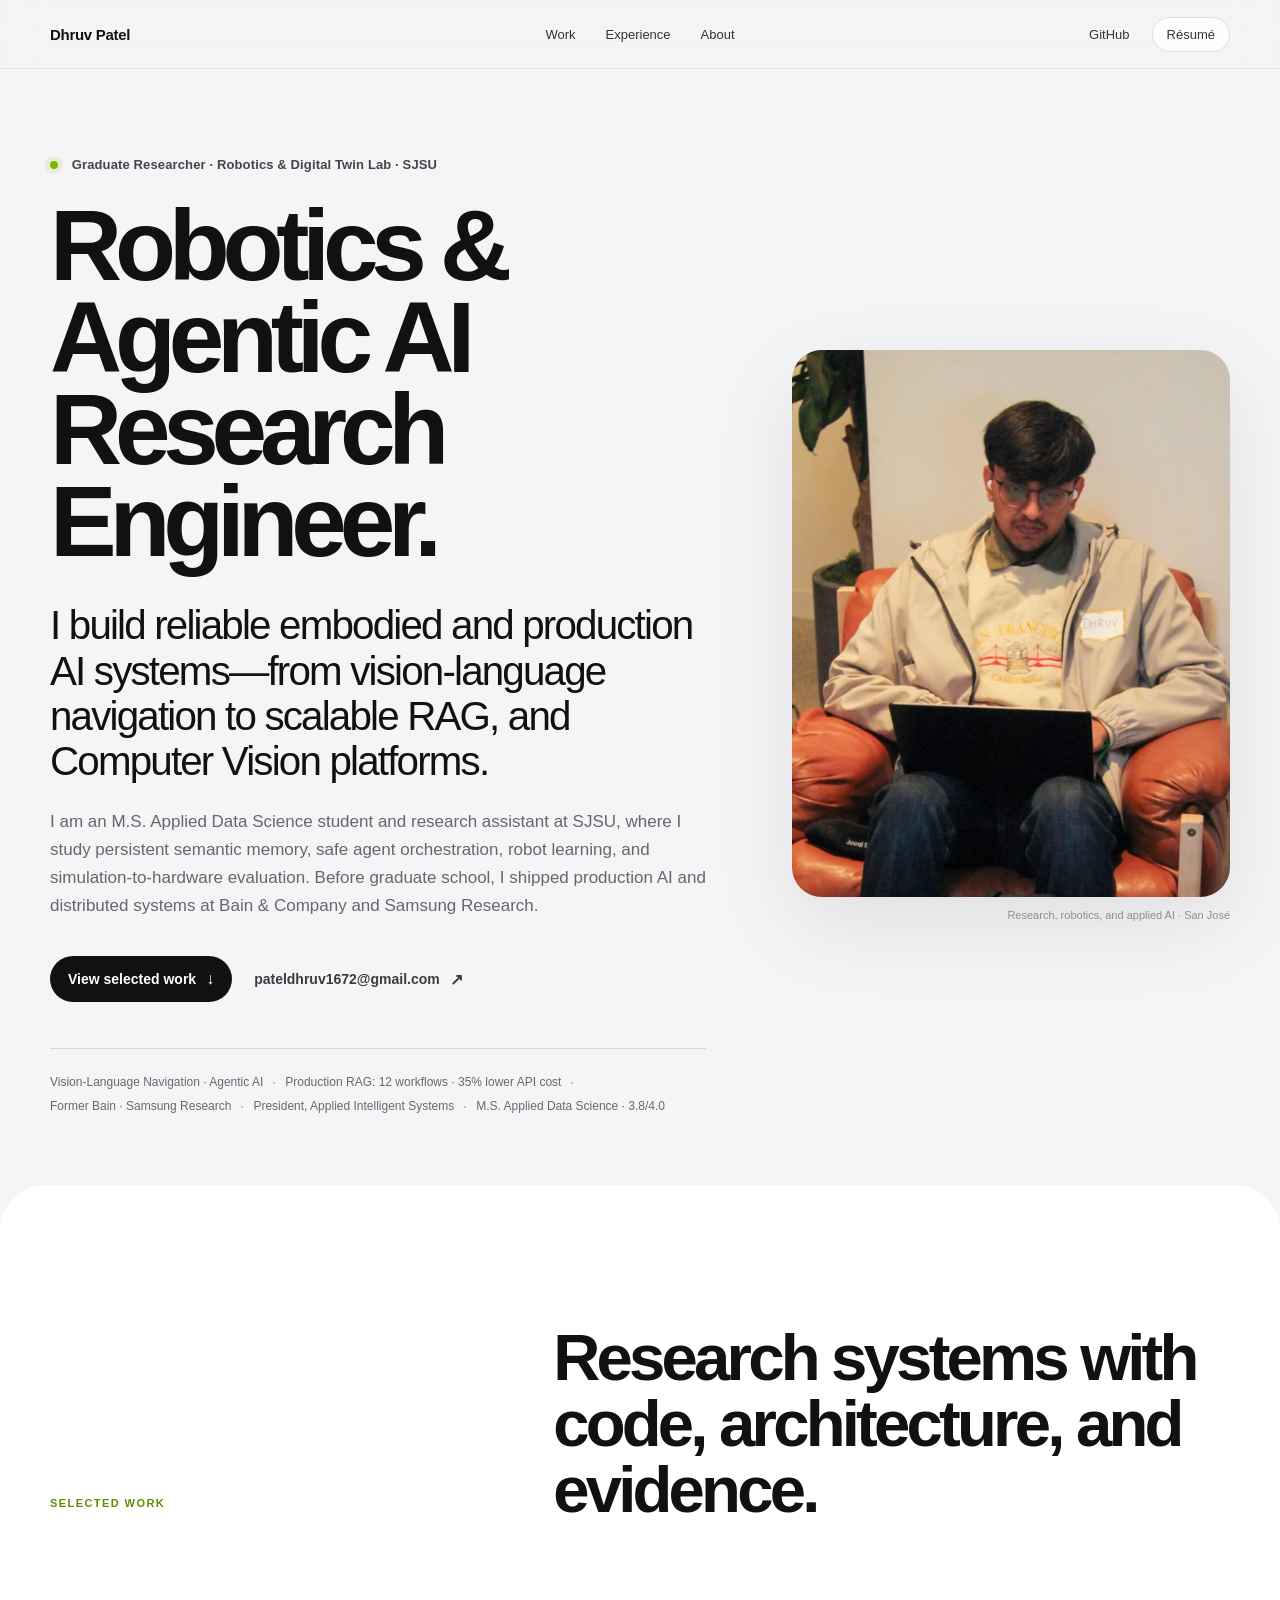
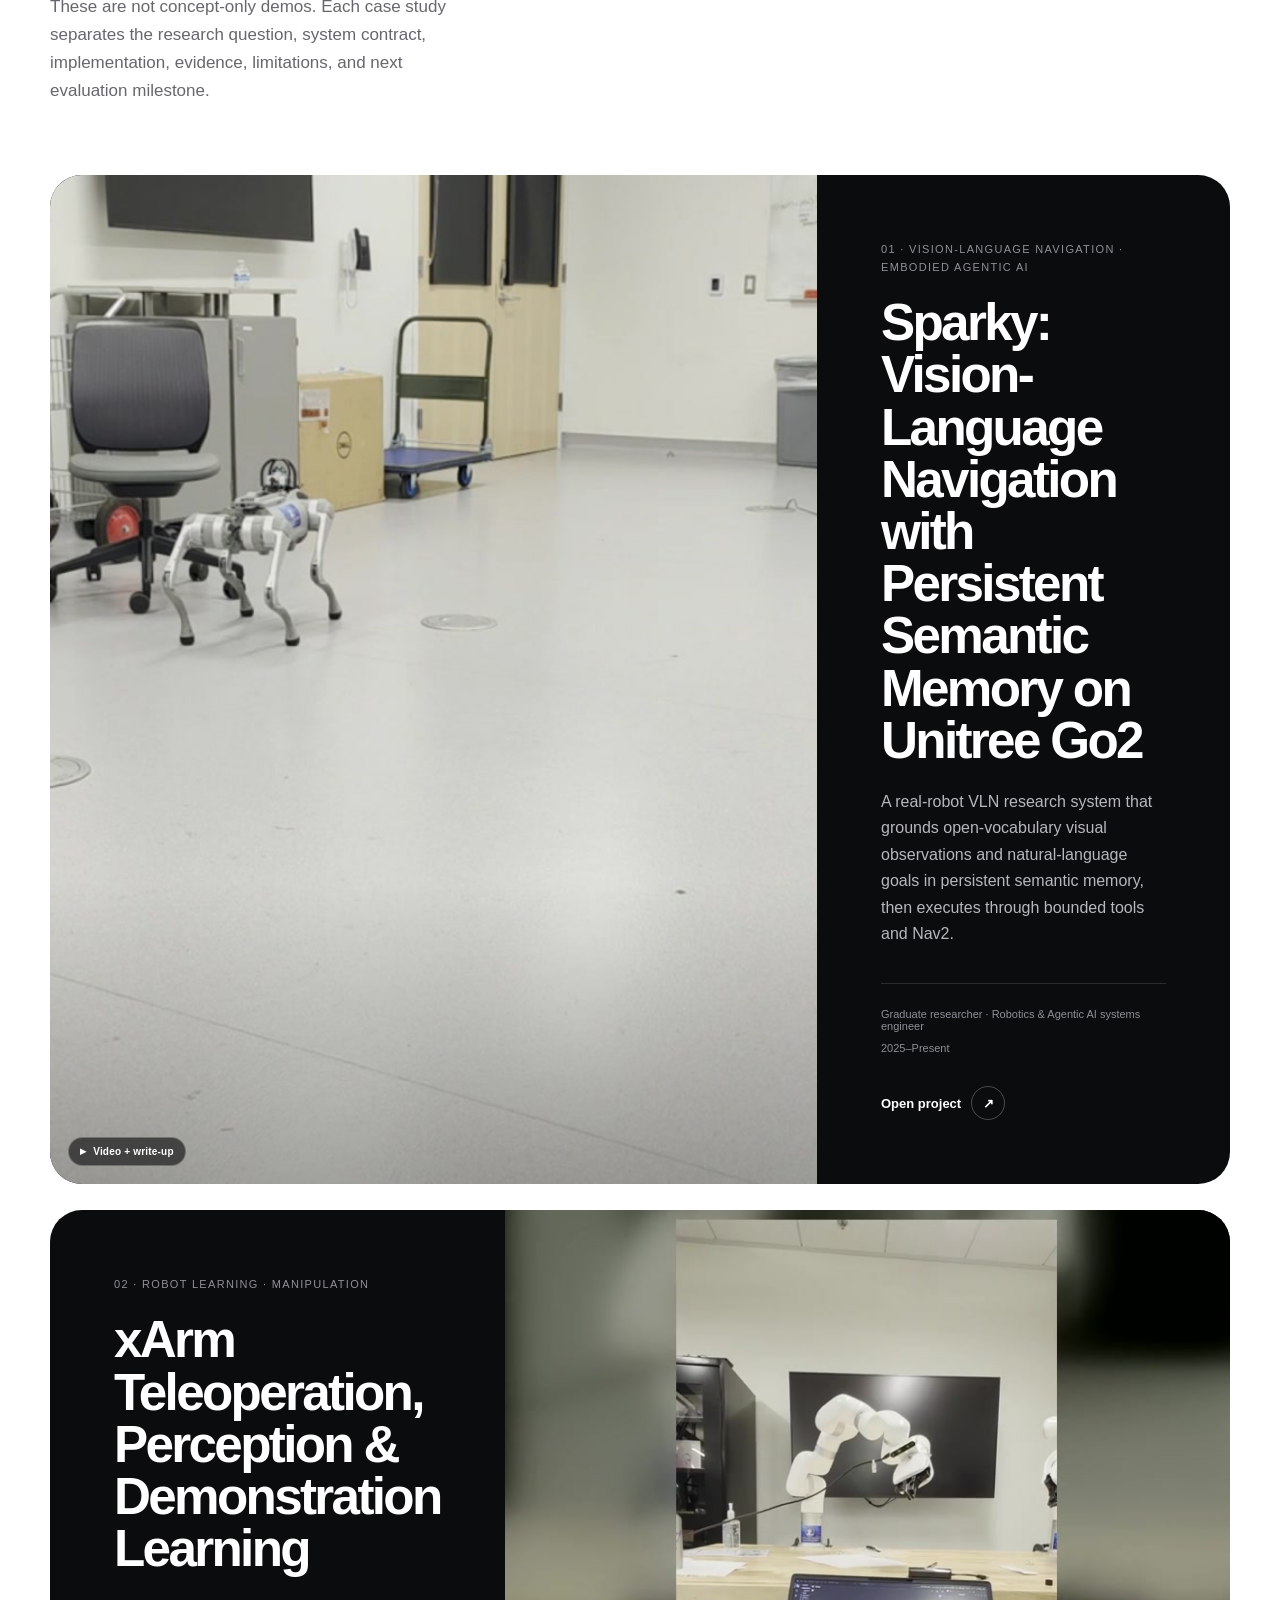
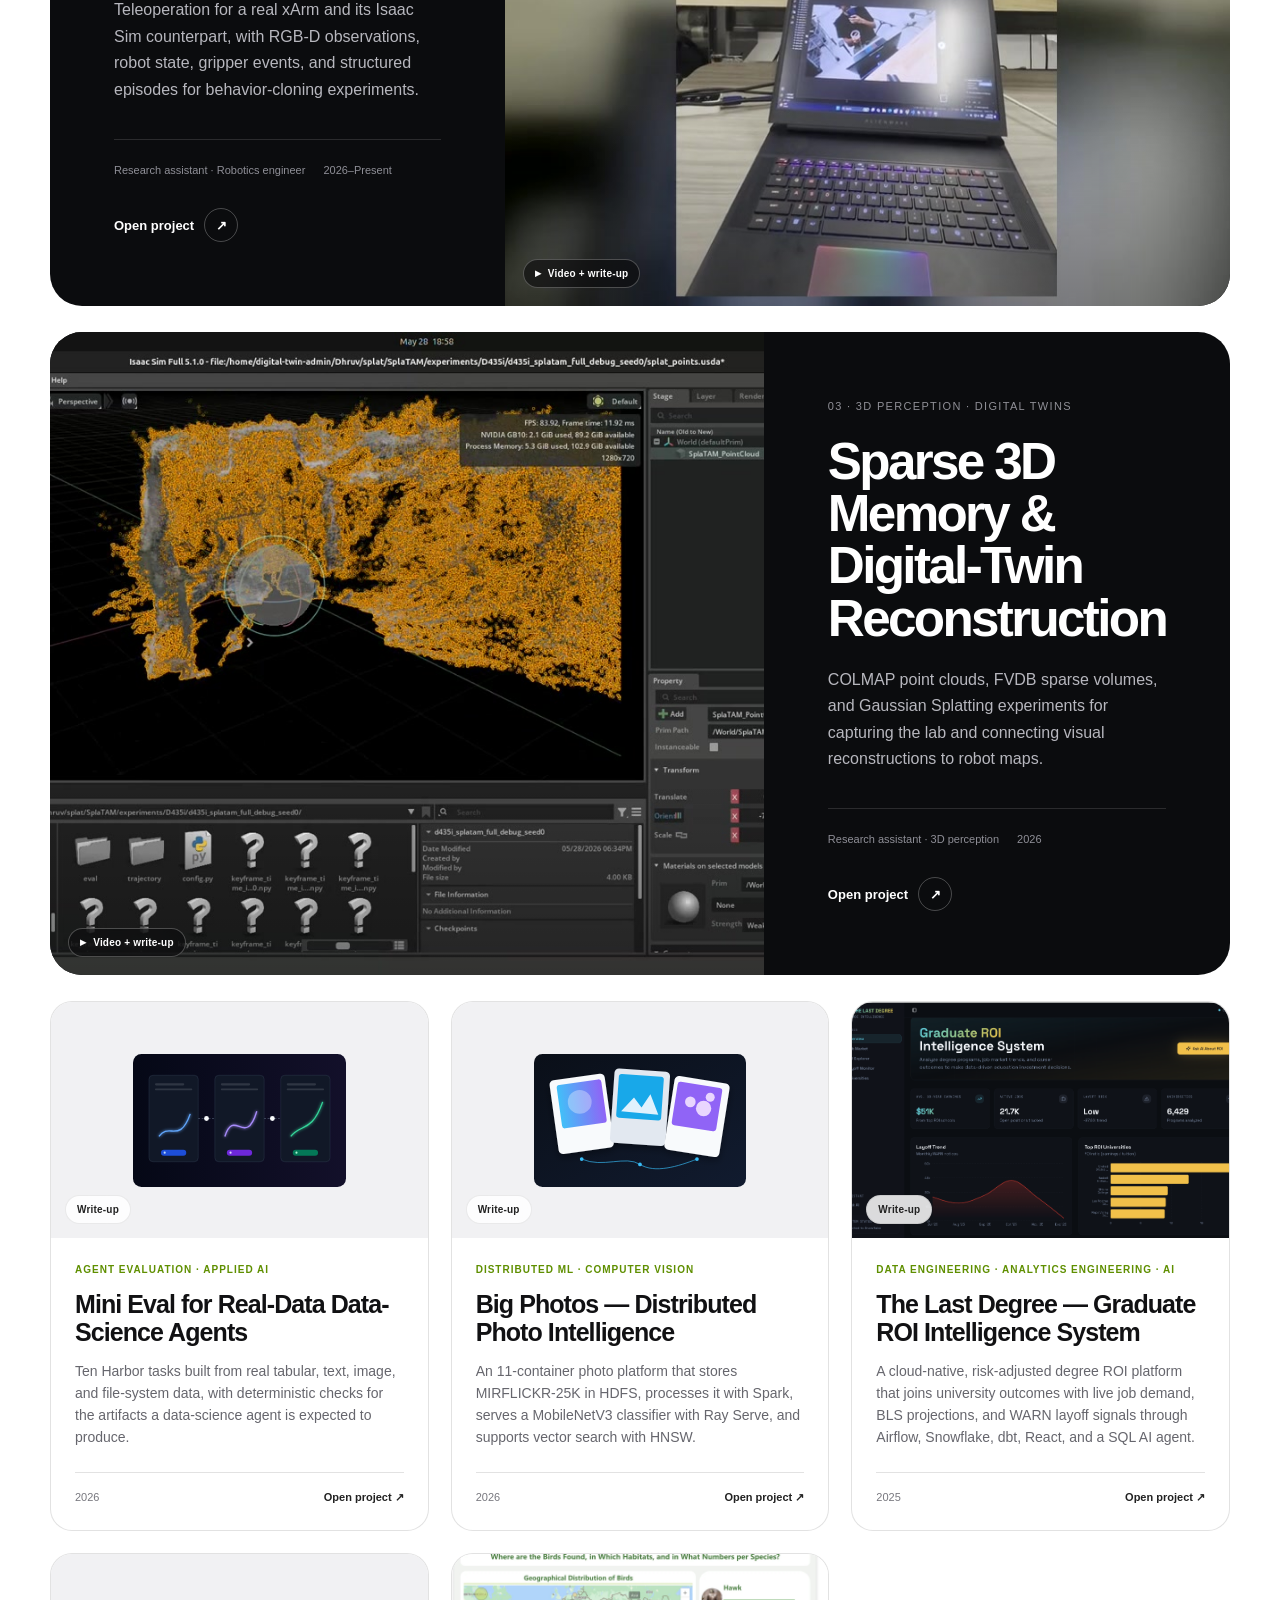
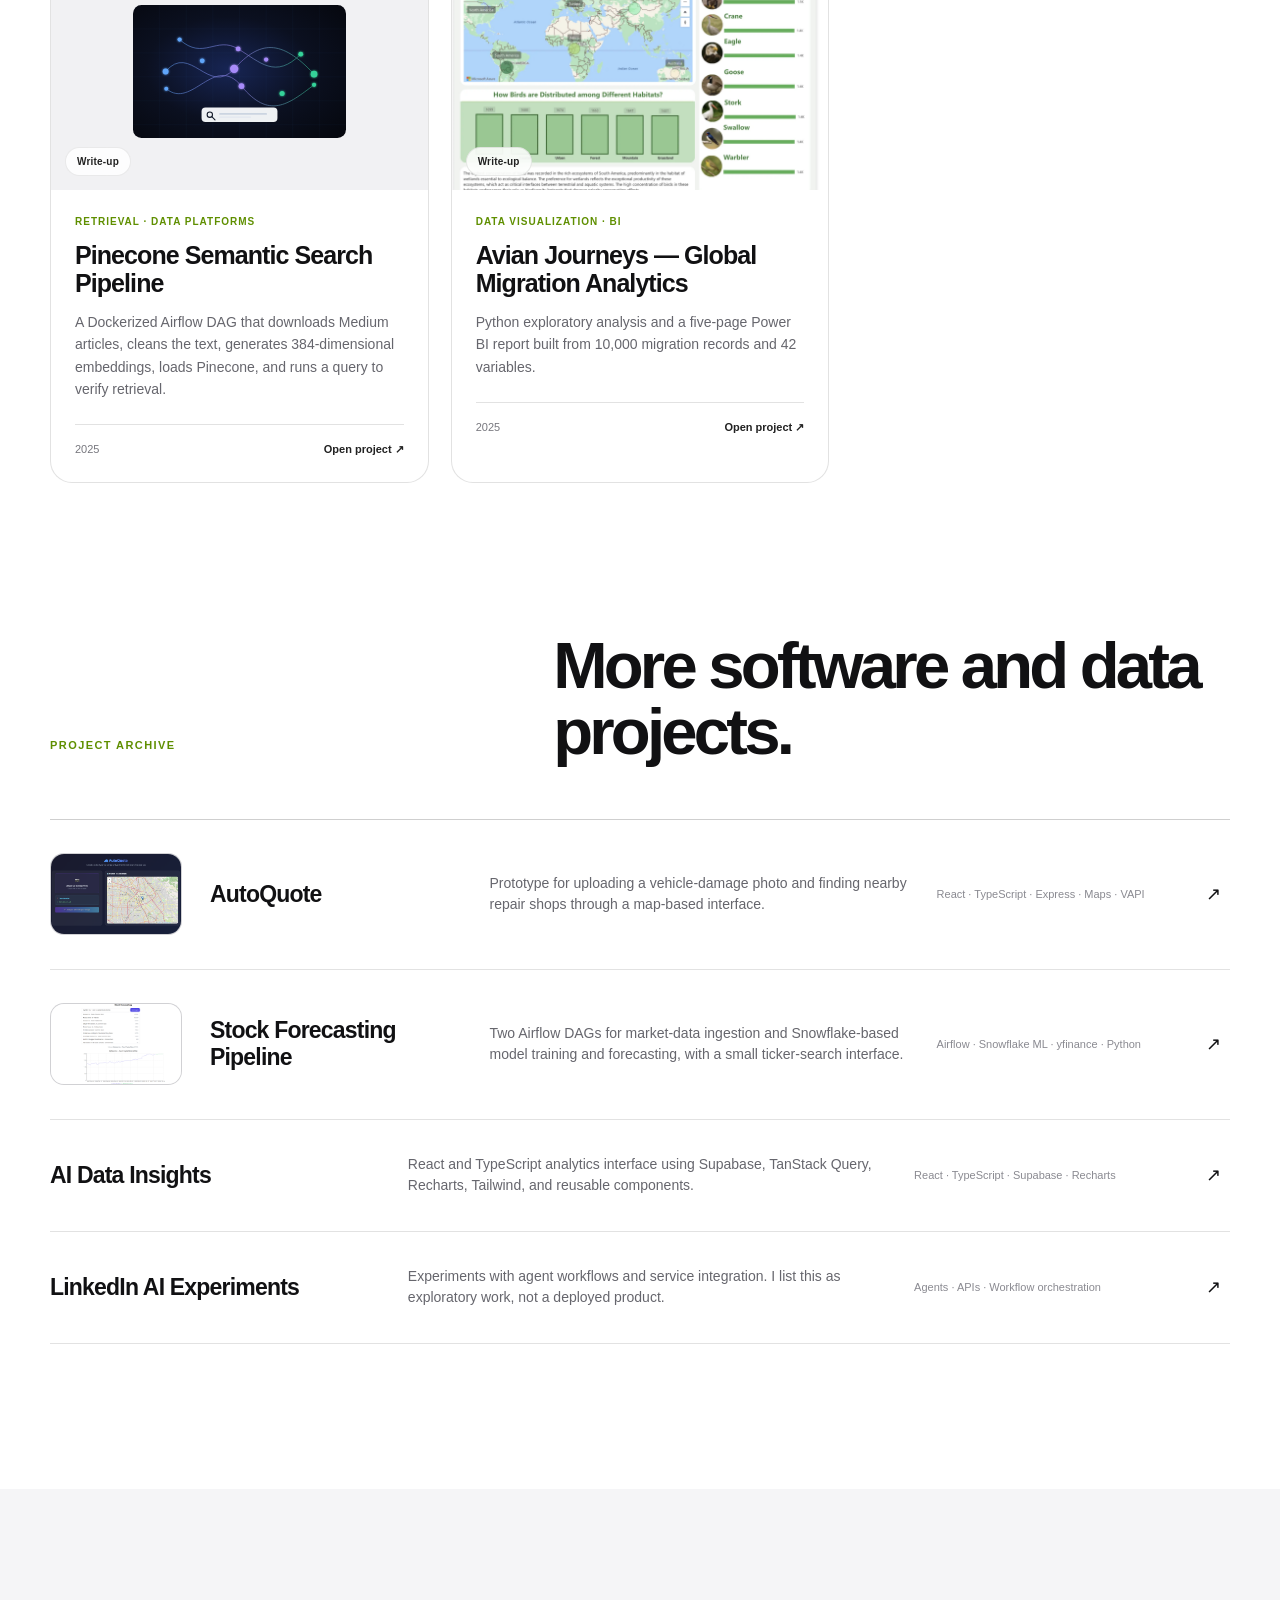
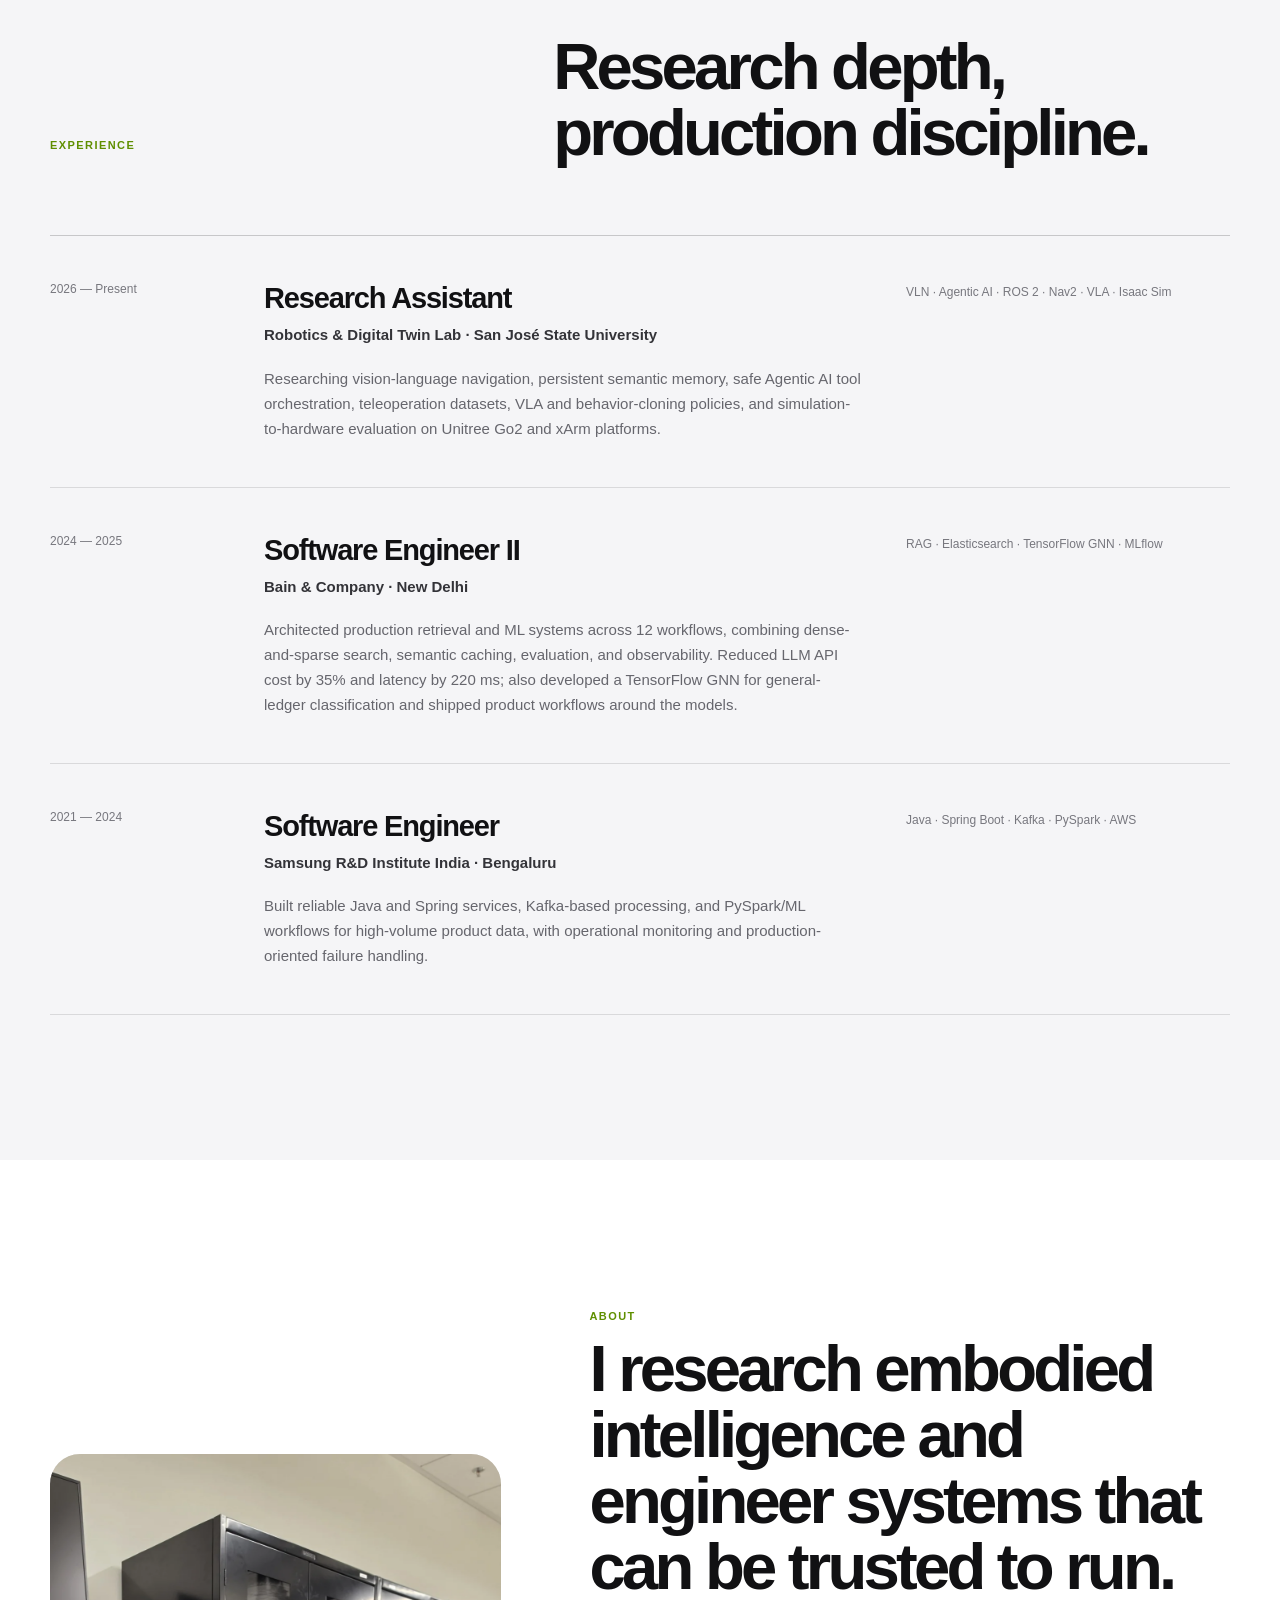
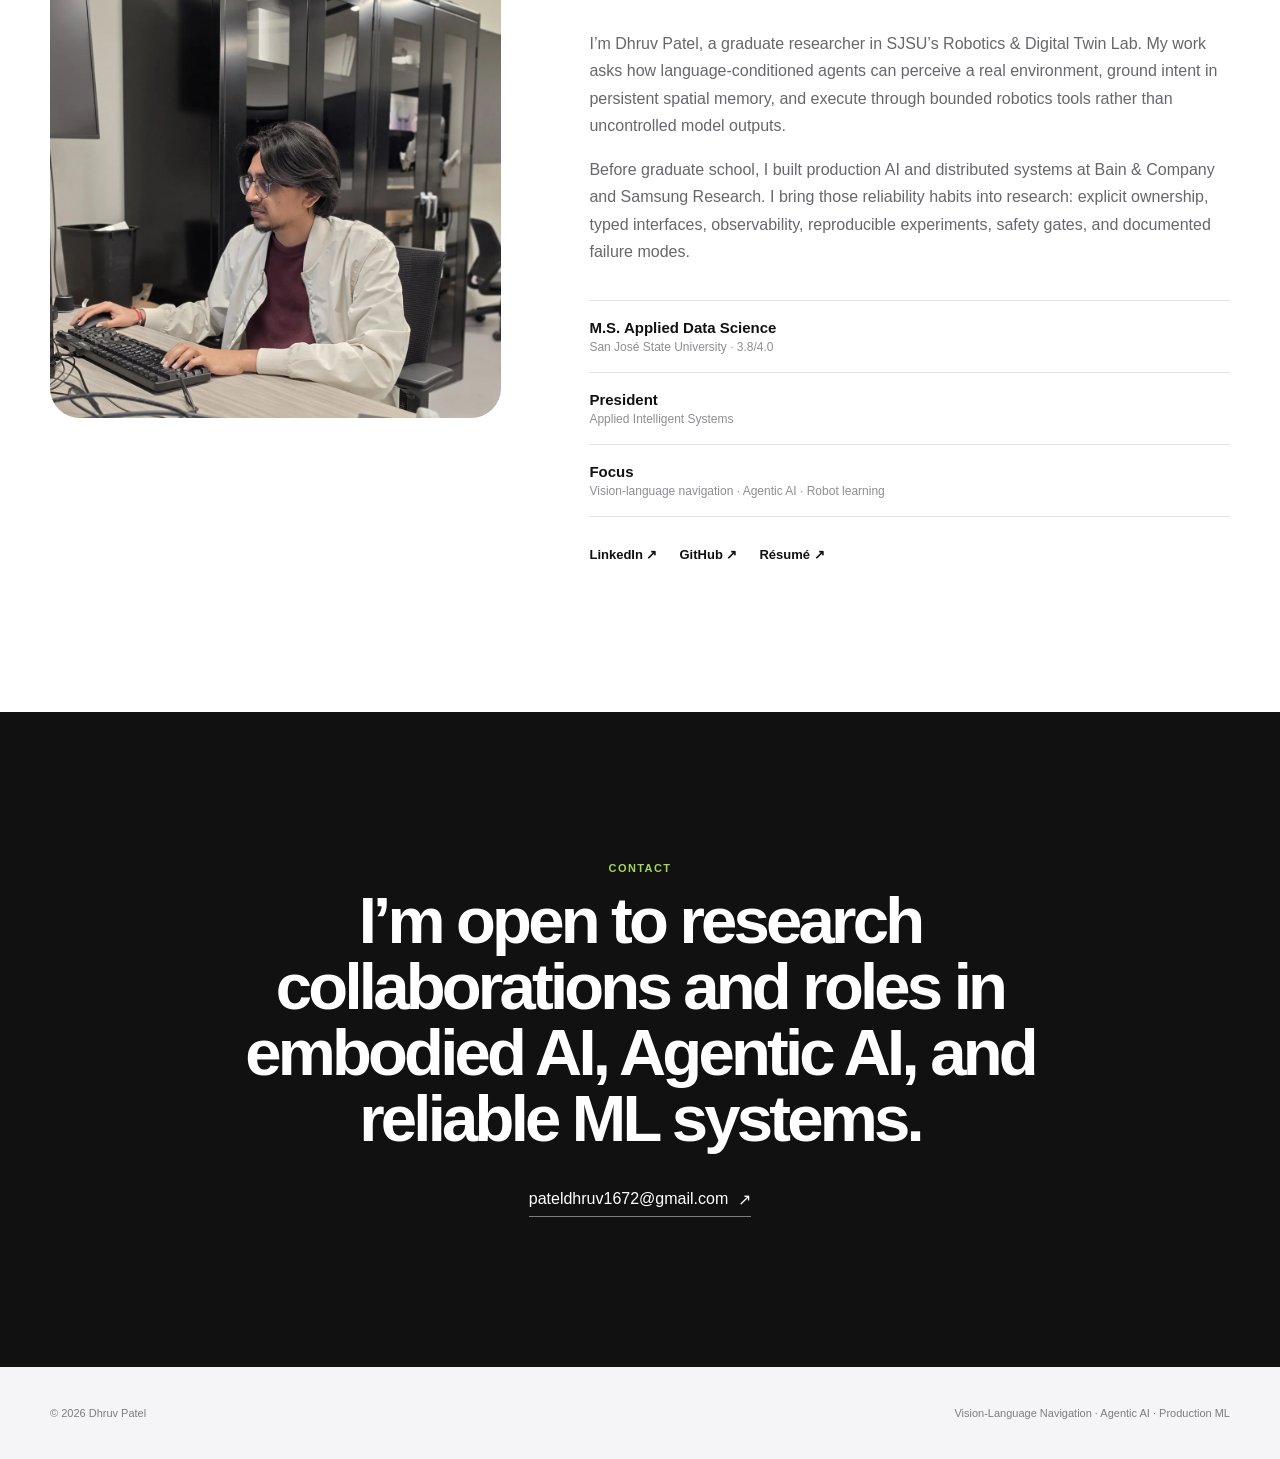
<file: index.html>
<!doctype html>
<html lang="en">
<head>
  <meta charset="utf-8" />
  <meta name="viewport" content="width=device-width, initial-scale=1" />
  <meta name="description" content="Dhruv Patel is a graduate researcher and production AI engineer building reliable Agentic AI, vision-language navigation, robot-learning, and large-scale ML systems." />
  <meta name="theme-color" content="#f5f5f7" />
  <meta property="og:title" content="Dhruv Patel — Robotics & AI" />
  <meta property="og:description" content="Unitree Go2 navigation, xArm teleoperation, robot learning, 3D perception, and applied AI projects by Dhruv Patel." />
  <meta property="og:type" content="website" />
  <title>Dhruv Patel — Robotics & AI</title>
  <link rel="icon" href="favicon.svg" type="image/svg+xml" />
  <link rel="stylesheet" href="styles.css" />
  <script src="project-data.js" defer></script>
  <script src="app.js" defer></script>
</head>
<body>
  <a class="skip-link" href="#main">Skip to content</a>

  <header class="site-header">
    <div class="shell nav-wrap">
      <a class="wordmark" href="#top" aria-label="Dhruv Patel home">Dhruv Patel</a>
      <nav class="nav-links" aria-label="Primary navigation">
        <a href="#work">Work</a>
        <a href="#experience">Experience</a>
        <a href="#about">About</a>
      </nav>
      <div class="nav-actions">
        <a href="https://github.com/pateldhruv1672" target="_blank" rel="noreferrer">GitHub</a>
        <a class="nav-button" href="assets/docs/Dhruv_Patel_Resume.pdf" target="_blank">Résumé</a>
      </div>
      <button class="menu-toggle" aria-label="Open navigation" aria-expanded="false"><span></span><span></span></button>
    </div>
    <div class="mobile-nav" aria-hidden="true">
      <a href="#work">Work</a><a href="#experience">Experience</a><a href="#about">About</a>
      <a href="https://github.com/pateldhruv1672" target="_blank" rel="noreferrer">GitHub</a>
      <a href="assets/docs/Dhruv_Patel_Resume.pdf" target="_blank">Résumé</a>
    </div>
  </header>

  <main id="main">
    <section class="hero shell" id="top">
      <div class="hero-copy reveal">
        <p class="availability"><span></span> Graduate Researcher · Robotics &amp; Digital Twin Lab · SJSU</p>
        <h1>Robotics &amp; Agentic AI Research Engineer.</h1>
        <p class="hero-statement">I build reliable embodied and production AI systems—from vision-language navigation to scalable RAG, and Computer Vision platforms.</p>
        <p class="hero-detail">I am an M.S. Applied Data Science student and research assistant at SJSU, where I study persistent semantic memory, safe agent orchestration, robot learning, and simulation-to-hardware evaluation. Before graduate school, I shipped production AI and distributed systems at Bain &amp; Company and Samsung Research.</p>
        <div class="hero-links">
          <a class="primary-link" href="#work">View selected work <span>↓</span></a>
          <a class="secondary-link" href="mailto:pateldhruv1672@gmail.com">pateldhruv1672@gmail.com <span>↗</span></a>
        </div>
        <div class="hero-meta" aria-label="Professional summary">
          <span>Vision-Language Navigation · Agentic AI</span><span>Production RAG: 12 workflows · 35% lower API cost</span><span>Former Bain · Samsung Research</span><span>President, Applied Intelligent Systems</span><span>M.S. Applied Data Science · 3.8/4.0</span>
        </div>
      </div>
      <figure class="hero-portrait reveal delay-1">
        <picture>
          <source srcset="assets/images/dhruv-intro.webp" type="image/webp" />
          <img src="assets/images/dhruv-intro.jpg" alt="Dhruv Patel working on a laptop" />
        </picture>
        <figcaption>Research, robotics, and applied AI · San José</figcaption>
      </figure>
    </section>

    <section class="work-section" id="work">
      <div class="shell section-intro reveal">
        <p class="section-kicker">Selected work</p>
        <h2>Research systems with code, architecture, and evidence.</h2>
        <p>These are not concept-only demos. Each case study separates the research question, system contract, implementation, evidence, limitations, and next evaluation milestone.</p>
      </div>

      <div class="shell featured-work" id="featured-work"></div>

      <div class="shell project-grid" id="project-grid"></div>

      <div class="shell archive-section reveal">
        <div class="archive-heading">
          <p class="section-kicker">Project archive</p>
          <h2>More software and data projects.</h2>
        </div>
        <div class="archive-list" id="archive-list"></div>
      </div>
    </section>

    <section class="experience-section" id="experience">
      <div class="shell">
        <div class="section-intro reveal">
          <p class="section-kicker">Experience</p>
          <h2>Research depth, production discipline.</h2>
        </div>
        <div class="experience-list">
          <article class="experience-row reveal">
            <div class="experience-date">2026 — Present</div>
            <div class="experience-main">
              <h3>Research Assistant</h3>
              <p class="experience-org">Robotics & Digital Twin Lab · San José State University</p>
              <p>Researching vision-language navigation, persistent semantic memory, safe Agentic AI tool orchestration, teleoperation datasets, VLA and behavior-cloning policies, and simulation-to-hardware evaluation on Unitree Go2 and xArm platforms.</p>
            </div>
            <div class="experience-tags">VLN · Agentic AI · ROS 2 · Nav2 · VLA · Isaac Sim</div>
          </article>
          <article class="experience-row reveal">
            <div class="experience-date">2024 — 2025</div>
            <div class="experience-main">
              <h3>Software Engineer II</h3>
              <p class="experience-org">Bain & Company · New Delhi</p>
              <p>Architected production retrieval and ML systems across 12 workflows, combining dense-and-sparse search, semantic caching, evaluation, and observability. Reduced LLM API cost by 35% and latency by 220 ms; also developed a TensorFlow GNN for general-ledger classification and shipped product workflows around the models.</p>
            </div>
            <div class="experience-tags">RAG · Elasticsearch · TensorFlow GNN · MLflow</div>
          </article>
          <article class="experience-row reveal">
            <div class="experience-date">2021 — 2024</div>
            <div class="experience-main">
              <h3>Software Engineer</h3>
              <p class="experience-org">Samsung R&D Institute India · Bengaluru</p>
              <p>Built reliable Java and Spring services, Kafka-based processing, and PySpark/ML workflows for high-volume product data, with operational monitoring and production-oriented failure handling.</p>
            </div>
            <div class="experience-tags">Java · Spring Boot · Kafka · PySpark · AWS</div>
          </article>
        </div>
      </div>
    </section>

    <section class="about-section" id="about">
      <div class="shell about-grid">
        <figure class="about-photo reveal">
          <img src="assets/images/dhruv-working.webp" alt="Dhruv Patel working at a workstation in the SJSU Robotics and Digital Twin Lab" />
        </figure>
        <div class="about-copy reveal delay-1">
          <p class="section-kicker">About</p>
          <h2>I research embodied intelligence and engineer systems that can be trusted to run.</h2>
          <p>I’m Dhruv Patel, a graduate researcher in SJSU’s Robotics &amp; Digital Twin Lab. My work asks how language-conditioned agents can perceive a real environment, ground intent in persistent spatial memory, and execute through bounded robotics tools rather than uncontrolled model outputs.</p>
          <p>Before graduate school, I built production AI and distributed systems at Bain &amp; Company and Samsung Research. I bring those reliability habits into research: explicit ownership, typed interfaces, observability, reproducible experiments, safety gates, and documented failure modes.</p>
          <div class="about-facts">
            <div><strong>M.S. Applied Data Science</strong><span>San José State University · 3.8/4.0</span></div>
            <div><strong>President</strong><span>Applied Intelligent Systems</span></div>
            <div><strong>Focus</strong><span>Vision-language navigation · Agentic AI · Robot learning</span></div>
          </div>
          <div class="about-links">
            <a href="https://www.linkedin.com/in/dhruvpatel16" target="_blank" rel="noreferrer">LinkedIn ↗</a>
            <a href="https://github.com/pateldhruv1672" target="_blank" rel="noreferrer">GitHub ↗</a>
            <a href="assets/docs/Dhruv_Patel_Resume.pdf" target="_blank">Résumé ↗</a>
          </div>
        </div>
      </div>
    </section>

    <section class="contact-section">
      <div class="shell contact-inner reveal">
        <p class="section-kicker">Contact</p>
        <h2>I’m open to research collaborations and roles in embodied AI, Agentic AI, and reliable ML systems.</h2>
        <a href="mailto:pateldhruv1672@gmail.com">pateldhruv1672@gmail.com <span>↗</span></a>
      </div>
    </section>
  </main>

  <footer class="site-footer shell">
    <span>© 2026 Dhruv Patel</span>
    <span>Vision-Language Navigation · Agentic AI · Production ML</span>
  </footer>
</body>
</html>
</file>
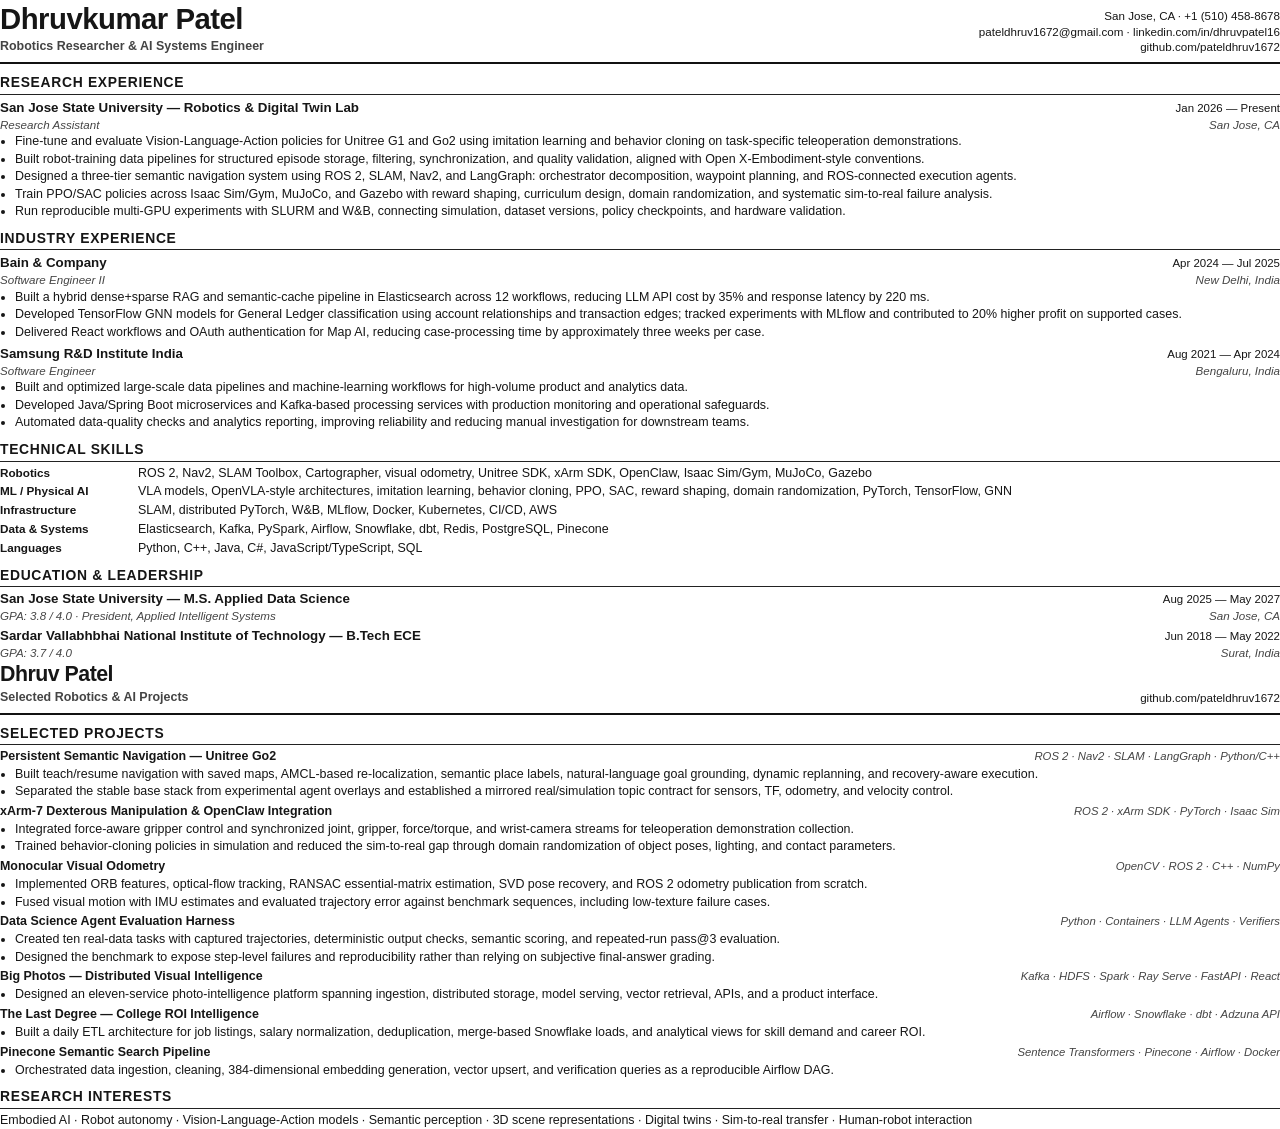
<file: resume.html>
<!doctype html><html><head><meta charset="utf-8"><title>Dhruv Patel Resume</title><style>
@page{size:Letter;margin:.42in .52in}*{box-sizing:border-box}body{margin:0;font-family:Arial,Helvetica,sans-serif;color:#161616;font-size:9.35pt;line-height:1.27}h1{margin:0;font-size:22pt;letter-spacing:-.5px}h2{margin:10px 0 4px;padding-bottom:2px;border-bottom:1.2px solid #222;font-size:10.4pt;letter-spacing:.7px;text-transform:uppercase}p{margin:0}.header{display:flex;justify-content:space-between;align-items:flex-end;border-bottom:2px solid #111;padding-bottom:7px}.contact{text-align:right;font-size:8.7pt;line-height:1.35}.role{margin-top:2px;color:#444;font-weight:700}.entry{margin:5px 0 0}.entry-head{display:grid;grid-template-columns:1fr auto;gap:14px;align-items:baseline}.entry-head strong{font-size:10pt}.entry-head span{font-size:8.6pt}.sub{display:flex;justify-content:space-between;margin-top:1px;color:#444;font-size:8.7pt;font-style:italic}.bullets{margin:2px 0 0 15px;padding:0}.bullets li{margin:1.6px 0}.skills{display:grid;grid-template-columns:130px 1fr;gap:3px 8px}.skills b{font-size:8.8pt}.project{margin-top:4px}.project-head{display:flex;justify-content:space-between;gap:12px}.project-title{font-weight:700}.tech{color:#444;font-style:italic;font-size:8.5pt}.leadership{display:grid;grid-template-columns:1fr auto;gap:10px}.page-break{break-before:page}.small{font-size:8.4pt}.no-break{break-inside:avoid}
</style></head><body>
<header class="header"><div><h1>Dhruvkumar Patel</h1><p class="role">Robotics Researcher & AI Systems Engineer</p></div><div class="contact">San Jose, CA · +1 (510) 458-8678<br>pateldhruv1672@gmail.com · linkedin.com/in/dhruvpatel16<br>github.com/pateldhruv1672</div></header>

<h2>Research Experience</h2>
<section class="entry no-break"><div class="entry-head"><strong>San Jose State University — Robotics & Digital Twin Lab</strong><span>Jan 2026 — Present</span></div><div class="sub"><span>Research Assistant</span><span>San Jose, CA</span></div><ul class="bullets">
<li>Fine-tune and evaluate Vision-Language-Action policies for Unitree G1 and Go2 using imitation learning and behavior cloning on task-specific teleoperation demonstrations.</li>
<li>Built robot-training data pipelines for structured episode storage, filtering, synchronization, and quality validation, aligned with Open X-Embodiment-style conventions.</li>
<li>Designed a three-tier semantic navigation system using ROS 2, SLAM, Nav2, and LangGraph: orchestrator decomposition, waypoint planning, and ROS-connected execution agents.</li>
<li>Train PPO/SAC policies across Isaac Sim/Gym, MuJoCo, and Gazebo with reward shaping, curriculum design, domain randomization, and systematic sim-to-real failure analysis.</li>
<li>Run reproducible multi-GPU experiments with SLURM and W&B, connecting simulation, dataset versions, policy checkpoints, and hardware validation.</li>
</ul></section>

<h2>Industry Experience</h2>
<section class="entry no-break"><div class="entry-head"><strong>Bain & Company</strong><span>Apr 2024 — Jul 2025</span></div><div class="sub"><span>Software Engineer II</span><span>New Delhi, India</span></div><ul class="bullets">
<li>Built a hybrid dense+sparse RAG and semantic-cache pipeline in Elasticsearch across 12 workflows, reducing LLM API cost by 35% and response latency by 220 ms.</li>
<li>Developed TensorFlow GNN models for General Ledger classification using account relationships and transaction edges; tracked experiments with MLflow and contributed to 20% higher profit on supported cases.</li>
<li>Delivered React workflows and OAuth authentication for Map AI, reducing case-processing time by approximately three weeks per case.</li>
</ul></section>
<section class="entry no-break"><div class="entry-head"><strong>Samsung R&D Institute India</strong><span>Aug 2021 — Apr 2024</span></div><div class="sub"><span>Software Engineer</span><span>Bengaluru, India</span></div><ul class="bullets">
<li>Built and optimized large-scale data pipelines and machine-learning workflows for high-volume product and analytics data.</li>
<li>Developed Java/Spring Boot microservices and Kafka-based processing services with production monitoring and operational safeguards.</li>
<li>Automated data-quality checks and analytics reporting, improving reliability and reducing manual investigation for downstream teams.</li>
</ul></section>

<h2>Technical Skills</h2>
<div class="skills"><b>Robotics</b><span>ROS 2, Nav2, SLAM Toolbox, Cartographer, visual odometry, Unitree SDK, xArm SDK, OpenClaw, Isaac Sim/Gym, MuJoCo, Gazebo</span><b>ML / Physical AI</b><span>VLA models, OpenVLA-style architectures, imitation learning, behavior cloning, PPO, SAC, reward shaping, domain randomization, PyTorch, TensorFlow, GNN</span><b>Infrastructure</b><span>SLAM, distributed PyTorch, W&B, MLflow, Docker, Kubernetes, CI/CD, AWS</span><b>Data & Systems</b><span>Elasticsearch, Kafka, PySpark, Airflow, Snowflake, dbt, Redis, PostgreSQL, Pinecone</span><b>Languages</b><span>Python, C++, Java, C#, JavaScript/TypeScript, SQL</span></div>

<h2>Education & Leadership</h2>
<div class="entry-head"><strong>San Jose State University — M.S. Applied Data Science</strong><span>Aug 2025 — May 2027</span></div><div class="sub"><span>GPA: 3.8 / 4.0 · President, Applied Intelligent Systems</span><span>San Jose, CA</span></div>
<div class="entry-head" style="margin-top:4px"><strong>Sardar Vallabhbhai National Institute of Technology — B.Tech ECE</strong><span>Jun 2018 — May 2022</span></div><div class="sub"><span>GPA: 3.7 / 4.0</span><span>Surat, India</span></div>

<div class="page-break"></div>
<header class="header"><div><h1 style="font-size:16pt">Dhruv Patel</h1><p class="role">Selected Robotics & AI Projects</p></div><div class="contact">github.com/pateldhruv1672</div></header>

<h2>Selected Projects</h2>
<section class="project no-break"><div class="project-head"><span class="project-title">Persistent Semantic Navigation — Unitree Go2</span><span class="tech">ROS 2 · Nav2 · SLAM · LangGraph · Python/C++</span></div><ul class="bullets"><li>Built teach/resume navigation with saved maps, AMCL-based re-localization, semantic place labels, natural-language goal grounding, dynamic replanning, and recovery-aware execution.</li><li>Separated the stable base stack from experimental agent overlays and established a mirrored real/simulation topic contract for sensors, TF, odometry, and velocity control.</li></ul></section>
<section class="project no-break"><div class="project-head"><span class="project-title">xArm-7 Dexterous Manipulation & OpenClaw Integration</span><span class="tech">ROS 2 · xArm SDK · PyTorch · Isaac Sim</span></div><ul class="bullets"><li>Integrated force-aware gripper control and synchronized joint, gripper, force/torque, and wrist-camera streams for teleoperation demonstration collection.</li><li>Trained behavior-cloning policies in simulation and reduced the sim-to-real gap through domain randomization of object poses, lighting, and contact parameters.</li></ul></section>
<section class="project no-break"><div class="project-head"><span class="project-title">Monocular Visual Odometry</span><span class="tech">OpenCV · ROS 2 · C++ · NumPy</span></div><ul class="bullets"><li>Implemented ORB features, optical-flow tracking, RANSAC essential-matrix estimation, SVD pose recovery, and ROS 2 odometry publication from scratch.</li><li>Fused visual motion with IMU estimates and evaluated trajectory error against benchmark sequences, including low-texture failure cases.</li></ul></section>
<section class="project no-break"><div class="project-head"><span class="project-title">Data Science Agent Evaluation Harness</span><span class="tech">Python · Containers · LLM Agents · Verifiers</span></div><ul class="bullets"><li>Created ten real-data tasks with captured trajectories, deterministic output checks, semantic scoring, and repeated-run pass@3 evaluation.</li><li>Designed the benchmark to expose step-level failures and reproducibility rather than relying on subjective final-answer grading.</li></ul></section>
<section class="project no-break"><div class="project-head"><span class="project-title">Big Photos — Distributed Visual Intelligence</span><span class="tech">Kafka · HDFS · Spark · Ray Serve · FastAPI · React</span></div><ul class="bullets"><li>Designed an eleven-service photo-intelligence platform spanning ingestion, distributed storage, model serving, vector retrieval, APIs, and a product interface.</li></ul></section>
<section class="project no-break"><div class="project-head"><span class="project-title">The Last Degree — College ROI Intelligence</span><span class="tech">Airflow · Snowflake · dbt · Adzuna API</span></div><ul class="bullets"><li>Built a daily ETL architecture for job listings, salary normalization, deduplication, merge-based Snowflake loads, and analytical views for skill demand and career ROI.</li></ul></section>
<section class="project no-break"><div class="project-head"><span class="project-title">Pinecone Semantic Search Pipeline</span><span class="tech">Sentence Transformers · Pinecone · Airflow · Docker</span></div><ul class="bullets"><li>Orchestrated data ingestion, cleaning, 384-dimensional embedding generation, vector upsert, and verification queries as a reproducible Airflow DAG.</li></ul></section>

<h2>Research Interests</h2><p>Embodied AI · Robot autonomy · Vision-Language-Action models · Semantic perception · 3D scene representations · Digital twins · Sim-to-real transfer · Human-robot interaction</p>
</body></html>
</file>
<file: styles.css>
:root {
  --bg: #f5f5f7;
  --surface: #ffffff;
  --ink: #111113;
  --muted: #66666d;
  --soft: #8e8e93;
  --line: rgba(17,17,19,.12);
  --line-strong: rgba(17,17,19,.2);
  --accent: #5f8f00;
  --dark: #0b0c0e;
  --radius-lg: 32px;
  --radius-md: 22px;
  --shadow: 0 28px 90px rgba(0,0,0,.09);
}

* { box-sizing: border-box; }
html { scroll-behavior: smooth; }
body {
  margin: 0;
  background: var(--bg);
  color: var(--ink);
  font-family: -apple-system, BlinkMacSystemFont, "SF Pro Display", "Segoe UI", Helvetica, Arial, sans-serif;
  -webkit-font-smoothing: antialiased;
  text-rendering: optimizeLegibility;
}
a { color: inherit; text-decoration: none; }
img { display: block; max-width: 100%; }
button, input { font: inherit; }
.shell { width: min(1180px, calc(100% - 48px)); margin: 0 auto; }
.skip-link { position: fixed; left: 16px; top: -80px; z-index: 999; padding: 12px 16px; border-radius: 12px; background: #111; color: #fff; transition: top .2s; }
.skip-link:focus { top: 16px; }

.site-header { position: sticky; top: 0; z-index: 100; background: rgba(245,245,247,.82); backdrop-filter: saturate(180%) blur(20px); border-bottom: 1px solid rgba(17,17,19,.07); }
.nav-wrap { height: 68px; display: grid; grid-template-columns: 1fr auto 1fr; align-items: center; }
.wordmark { font-size: 15px; font-weight: 700; letter-spacing: -.02em; }
.nav-links { display: flex; align-items: center; gap: 30px; }
.nav-links a, .nav-actions a { font-size: 13px; color: #333338; transition: color .2s; }
.nav-links a:hover, .nav-actions a:hover { color: #000; }
.nav-actions { justify-self: end; display: flex; align-items: center; gap: 22px; }
.nav-button { padding: 9px 14px; border: 1px solid var(--line); border-radius: 999px; background: rgba(255,255,255,.72); }
.menu-toggle { display: none; justify-self: end; width: 38px; height: 38px; border: 0; background: transparent; padding: 10px; cursor: pointer; }
.menu-toggle span { display: block; width: 18px; height: 1.5px; margin: 5px 0; background: #111; transition: transform .2s; }
.mobile-nav { display: none; }

.hero { min-height: calc(100vh - 68px); padding: 88px 0 72px; display: grid; grid-template-columns: 1.08fr .72fr; align-items: center; gap: 86px; }
.availability { margin: 0 0 28px; color: #44444a; font-size: 13px; font-weight: 600; letter-spacing: .01em; }
.availability span { display: inline-block; width: 8px; height: 8px; margin-right: 10px; border-radius: 50%; background: #7fb800; box-shadow: 0 0 0 5px rgba(127,184,0,.12); }
.hero h1 { margin: 0; font-size: clamp(62px, 7.8vw, 116px); line-height: .92; letter-spacing: -.072em; font-weight: 720; }
.hero-statement { max-width: 720px; margin: 36px 0 0; font-size: clamp(25px, 3.15vw, 45px); line-height: 1.12; letter-spacing: -.045em; }
.hero-detail { max-width: 690px; margin: 24px 0 0; color: var(--muted); font-size: 17px; line-height: 1.65; }
.hero-links { display: flex; flex-wrap: wrap; align-items: center; gap: 22px; margin-top: 36px; }
.primary-link, .secondary-link { display: inline-flex; align-items: center; gap: 10px; font-size: 14px; font-weight: 650; }
.primary-link { padding: 14px 18px; border-radius: 999px; background: var(--ink); color: #fff; }
.primary-link span, .secondary-link span { font-size: 16px; }
.secondary-link { color: #3b3b40; }
.hero-meta { display: flex; flex-wrap: wrap; gap: 10px 22px; margin-top: 46px; padding-top: 26px; border-top: 1px solid var(--line); color: #68686e; font-size: 12px; }
.hero-meta span { position: relative; }
.hero-meta span:not(:last-child)::after { content: ""; position: absolute; right: -12px; top: 50%; width: 2px; height: 2px; border-radius: 50%; background: #b2b2b7; }
.hero-portrait { margin: 0; }
.hero-portrait picture { display: block; overflow: hidden; border-radius: 30px; background: #ddd; box-shadow: var(--shadow); }
.hero-portrait img { width: 100%; aspect-ratio: 4/5; object-fit: cover; object-position: center center; }
.hero-portrait figcaption { margin-top: 12px; color: var(--soft); font-size: 11px; text-align: right; }

.work-section { padding: 140px 0 0; background: #fff; border-radius: 46px 46px 0 0; }
.section-intro { display: grid; grid-template-columns: .8fr 1.25fr; gap: 70px; align-items: end; margin-bottom: 70px; }
.section-kicker { margin: 0 0 14px; color: var(--accent); font-size: 11px; font-weight: 750; letter-spacing: .13em; text-transform: uppercase; }
.section-intro h2, .archive-heading h2, .about-copy h2, .contact-inner h2 { margin: 0; font-size: clamp(42px, 5.1vw, 76px); line-height: 1.01; letter-spacing: -.058em; }
.section-intro > p:last-child { margin: 0; max-width: 620px; color: var(--muted); font-size: 17px; line-height: 1.65; }

.featured-work { display: grid; gap: 26px; }
.feature-card { display: grid; grid-template-columns: 1.3fr .7fr; min-height: 610px; overflow: hidden; border-radius: var(--radius-lg); background: var(--dark); color: #fff; }
.feature-card.reverse { grid-template-columns: .72fr 1.28fr; }
.feature-card.reverse .feature-media { order: 2; }
.feature-media { position: relative; min-height: 500px; overflow: hidden; background: #111; }
.feature-media img { width: 100%; height: 100%; object-fit: cover; transition: transform .7s cubic-bezier(.2,.65,.2,1); }
.feature-card:hover .feature-media img { transform: scale(1.025); }
.feature-media::after { content: ""; position: absolute; inset: 0; background: linear-gradient(180deg, transparent 70%, rgba(0,0,0,.28)); pointer-events: none; }
.feature-content { padding: clamp(38px, 5vw, 70px); display: flex; flex-direction: column; justify-content: space-between; }
.project-index { color: #909097; font-size: 11px; letter-spacing: .12em; text-transform: uppercase; }
.feature-content h3 { margin: 22px 0 0; font-size: clamp(38px, 4vw, 62px); line-height: 1.02; letter-spacing: -.052em; }
.feature-content p { margin: 22px 0 0; color: #b7b7be; font-size: 16px; line-height: 1.65; }
.project-meta { display: flex; flex-wrap: wrap; gap: 10px 18px; margin-top: 36px; padding-top: 24px; border-top: 1px solid rgba(255,255,255,.13); color: #8f8f97; font-size: 11px; }
.project-action { display: inline-flex; align-items: center; gap: 10px; margin-top: 32px; font-size: 13px; font-weight: 650; }
.project-action span { display: grid; place-items: center; width: 34px; height: 34px; border: 1px solid rgba(255,255,255,.25); border-radius: 50%; }

.project-grid { display: grid; grid-template-columns: repeat(3, 1fr); gap: 22px; padding-top: 26px; }
.project-card { border: 1px solid var(--line); border-radius: var(--radius-md); overflow: hidden; background: #fff; transition: transform .28s ease, box-shadow .28s ease; }
.project-card:hover { transform: translateY(-5px); box-shadow: 0 22px 65px rgba(0,0,0,.09); }
.project-card-media { aspect-ratio: 16/10; overflow: hidden; background: #ececf0; }
.project-card-media img { width: 100%; height: 100%; object-fit: cover; transition: transform .55s ease; }
.project-card:hover .project-card-media img { transform: scale(1.025); }
.project-card-copy { padding: 24px 24px 26px; }
.project-card-copy .card-category { margin: 0; color: var(--accent); font-size: 10px; font-weight: 750; letter-spacing: .1em; text-transform: uppercase; }
.project-card-copy h3 { margin: 12px 0 0; font-size: 25px; line-height: 1.12; letter-spacing: -.037em; }
.project-card-copy > p { margin: 14px 0 0; color: var(--muted); font-size: 14px; line-height: 1.58; }
.card-footer { display: flex; justify-content: space-between; gap: 18px; margin-top: 24px; padding-top: 18px; border-top: 1px solid var(--line); color: #77777e; font-size: 11px; }
.card-footer span:last-child { color: #222; font-weight: 650; }

.archive-section { padding: 150px 0 145px; }
.archive-heading { display: grid; grid-template-columns: .8fr 1.25fr; gap: 70px; align-items: end; margin-bottom: 54px; }
.archive-list { border-top: 1px solid var(--line-strong); }
.archive-row { display: grid; grid-template-columns: 1fr 1.45fr .8fr 24px; gap: 28px; align-items: center; min-height: 112px; border-bottom: 1px solid var(--line); transition: padding .2s, background .2s; }
.archive-row:hover { padding-left: 12px; background: #fafafa; }
.archive-row h3 { margin: 0; font-size: 23px; letter-spacing: -.035em; }
.archive-row p { margin: 0; color: var(--muted); font-size: 14px; line-height: 1.5; }
.archive-row .archive-stack { color: #8a8a91; font-size: 11px; line-height: 1.5; }
.archive-row .archive-arrow { font-size: 18px; }

.experience-section { padding: 145px 0; background: var(--bg); }
.experience-list { border-top: 1px solid var(--line-strong); }
.experience-row { display: grid; grid-template-columns: 170px 1.2fr .65fr; gap: 44px; padding: 46px 0; border-bottom: 1px solid var(--line); }
.experience-date { color: #77777e; font-size: 12px; }
.experience-main h3 { margin: 0; font-size: 29px; letter-spacing: -.04em; }
.experience-org { margin: 7px 0 18px !important; color: #333338 !important; font-weight: 600; }
.experience-main p { margin: 0; color: var(--muted); font-size: 15px; line-height: 1.67; }
.experience-tags { color: #77777e; font-size: 12px; line-height: 1.7; }

.about-section { padding: 150px 0; background: #fff; }
.about-grid { display: grid; grid-template-columns: .74fr 1.05fr; gap: 88px; align-items: center; }
.about-photo { margin: 0; overflow: hidden; border-radius: 30px; background: #eee; }
.about-photo img { width: 100%; aspect-ratio: 4/5; object-fit: cover; object-position: center center; }
.about-copy > p:not(.section-kicker) { color: var(--muted); font-size: 16px; line-height: 1.72; }
.about-copy h2 { margin-bottom: 30px; }
.about-facts { display: grid; gap: 0; margin-top: 34px; border-top: 1px solid var(--line); }
.about-facts > div { padding: 18px 0; border-bottom: 1px solid var(--line); }
.about-facts strong { display: block; font-size: 15px; }
.about-facts span { display: block; margin-top: 4px; color: var(--soft); font-size: 12px; }
.about-links { display: flex; flex-wrap: wrap; gap: 22px; margin-top: 30px; }
.about-links a { font-size: 13px; font-weight: 650; }

.contact-section { padding: 150px 0; background: #111; color: #fff; }
.contact-inner { text-align: center; }
.contact-inner .section-kicker { color: #a4d65e; }
.contact-inner h2 { max-width: 920px; margin: 0 auto; }
.contact-inner > a { display: inline-flex; align-items: center; gap: 10px; margin-top: 38px; padding-bottom: 7px; border-bottom: 1px solid rgba(255,255,255,.45); font-size: 16px; }
.site-footer { min-height: 92px; display: flex; justify-content: space-between; align-items: center; color: #7c7c83; font-size: 11px; }

/* Project detail page */
.project-page { background: #fff; }
.project-hero { padding: 86px 0 60px; }
.project-back { display: inline-flex; align-items: center; gap: 8px; color: #666; font-size: 13px; }
.project-title-wrap { display: grid; grid-template-columns: 1.15fr .55fr; gap: 70px; margin-top: 70px; align-items: end; }
.project-title-wrap h1 { margin: 0; font-size: clamp(54px, 7vw, 104px); line-height: .96; letter-spacing: -.07em; }
.project-summary { margin: 0; color: var(--muted); font-size: 18px; line-height: 1.65; }
.project-cover { width: min(1400px, calc(100% - 48px)); margin: 48px auto 0; overflow: hidden; border-radius: 30px; background: #eee; }
.project-cover img { width: 100%; max-height: 780px; aspect-ratio: 16/9; object-fit: cover; }
.project-info-bar { display: grid; grid-template-columns: repeat(3, 1fr); margin-top: 34px; border-top: 1px solid var(--line); border-bottom: 1px solid var(--line); }
.project-info-bar > div { padding: 21px 0; }
.project-info-bar > div + div { padding-left: 26px; border-left: 1px solid var(--line); }
.project-info-bar span { display: block; color: var(--soft); font-size: 10px; text-transform: uppercase; letter-spacing: .12em; }
.project-info-bar strong { display: block; margin-top: 7px; font-size: 14px; }
.project-body { padding: 110px 0 150px; }
.project-body-grid { display: grid; grid-template-columns: .55fr 1.25fr; gap: 90px; }
.project-sticky { position: sticky; top: 105px; align-self: start; }
.project-sticky h2 { margin: 0; font-size: 31px; letter-spacing: -.04em; }
.project-sticky .stack-list { display: flex; flex-wrap: wrap; gap: 8px; margin-top: 24px; }
.stack-list span { padding: 8px 10px; border-radius: 999px; background: #f1f1f3; color: #55555c; font-size: 11px; }
.project-links { display: flex; flex-direction: column; align-items: flex-start; gap: 12px; margin-top: 28px; }
.project-links a { font-size: 13px; font-weight: 650; border-bottom: 1px solid #b7b7bc; padding-bottom: 3px; }
.project-sections { display: grid; gap: 70px; }
.project-section { padding-bottom: 70px; border-bottom: 1px solid var(--line); }
.project-section:last-child { border-bottom: 0; }
.project-section .section-number { color: var(--accent); font-size: 10px; font-weight: 750; letter-spacing: .14em; }
.project-section h2 { margin: 13px 0 0; font-size: clamp(34px, 4vw, 54px); letter-spacing: -.05em; }
.project-section p { margin: 22px 0 0; color: var(--muted); font-size: 17px; line-height: 1.75; }
.project-section ul { margin: 24px 0 0; padding: 0; list-style: none; display: grid; gap: 16px; }
.project-section li { position: relative; padding-left: 25px; color: #4d4d53; font-size: 16px; line-height: 1.65; }
.project-section li::before { content: ""; position: absolute; left: 0; top: .67em; width: 7px; height: 7px; border-radius: 50%; background: #8bbd29; }
.project-next { margin-top: 100px; padding: 60px; border-radius: 30px; background: #f5f5f7; display: flex; justify-content: space-between; align-items: center; gap: 30px; }
.project-next p { margin: 0 0 8px; color: var(--soft); font-size: 11px; text-transform: uppercase; letter-spacing: .12em; }
.project-next h3 { margin: 0; font-size: 33px; letter-spacing: -.045em; }
.project-next span { font-size: 28px; }

.reveal { opacity: 1; transform: none; }
.delay-1 { transition-delay: 0s; }

@media (max-width: 980px) {
  .nav-wrap { grid-template-columns: 1fr auto; }
  .nav-links, .nav-actions { display: none; }
  .menu-toggle { display: block; }
  .mobile-nav { position: fixed; inset: 68px 0 auto; z-index: 98; display: grid; gap: 0; padding: 10px 24px 24px; background: rgba(245,245,247,.98); border-bottom: 1px solid var(--line); transform: translateY(-120%); transition: transform .25s; }
  .mobile-nav.open { transform: translateY(0); }
  .mobile-nav a { padding: 15px 0; border-bottom: 1px solid var(--line); font-size: 15px; }
  .hero { grid-template-columns: 1fr; gap: 54px; min-height: auto; padding-top: 64px; }
  .hero-portrait { width: min(640px, 100%); }
  .section-intro, .archive-heading { grid-template-columns: 1fr; gap: 22px; }
  .feature-card, .feature-card.reverse { grid-template-columns: 1fr; }
  .feature-card.reverse .feature-media { order: 0; }
  .feature-media { min-height: 420px; }
  .project-grid { grid-template-columns: repeat(2,1fr); }
  .archive-row { grid-template-columns: .8fr 1.4fr 24px; }
  .archive-stack { display: none; }
  .experience-row { grid-template-columns: 140px 1fr; }
  .experience-tags { grid-column: 2; }
  .about-grid { grid-template-columns: 1fr; }
  .about-photo { max-width: 650px; }
  .project-title-wrap { grid-template-columns: 1fr; gap: 30px; }
  .project-body-grid { grid-template-columns: 1fr; gap: 55px; }
  .project-sticky { position: static; }
}

@media (max-width: 680px) {
  .shell { width: min(100% - 28px, 1180px); }
  .hero { padding: 45px 0 64px; }
  .availability { line-height: 1.5; }
  .hero h1 { font-size: 60px; }
  .hero-statement { font-size: 28px; }
  .hero-detail { font-size: 15px; }
  .hero-links { align-items: flex-start; flex-direction: column; }
  .hero-meta { display: grid; grid-template-columns: 1fr 1fr; }
  .hero-meta span::after { display: none; }
  .hero-portrait picture { border-radius: 22px; }
  .work-section { padding-top: 96px; border-radius: 30px 30px 0 0; }
  .section-intro { margin-bottom: 46px; }
  .section-intro h2, .archive-heading h2, .about-copy h2, .contact-inner h2 { font-size: 43px; }
  .section-intro > p:last-child { font-size: 15px; }
  .feature-card { min-height: auto; border-radius: 22px; }
  .feature-media { min-height: 280px; }
  .feature-content { padding: 30px 25px 34px; }
  .feature-content h3 { font-size: 38px; }
  .project-grid { grid-template-columns: 1fr; }
  .archive-section { padding: 100px 0; }
  .archive-row { grid-template-columns: 1fr 22px; gap: 8px 16px; padding: 25px 0; }
  .archive-row p { grid-column: 1; }
  .archive-arrow { grid-column: 2; grid-row: 1 / span 2; }
  .experience-section, .about-section, .contact-section { padding: 100px 0; }
  .experience-row { grid-template-columns: 1fr; gap: 13px; padding: 34px 0; }
  .experience-tags { grid-column: 1; }
  .about-grid { gap: 48px; }
  .site-footer { flex-direction: column; align-items: flex-start; justify-content: center; gap: 6px; }
  .project-hero { padding-top: 52px; }
  .project-title-wrap { margin-top: 45px; }
  .project-title-wrap h1 { font-size: 54px; }
  .project-cover { width: calc(100% - 28px); border-radius: 20px; }
  .project-info-bar { grid-template-columns: 1fr; }
  .project-info-bar > div + div { padding-left: 0; border-left: 0; border-top: 1px solid var(--line); }
  .project-body { padding: 80px 0 100px; }
  .project-next { padding: 28px; border-radius: 22px; }
}

@media (prefers-reduced-motion: reduce) {
  html { scroll-behavior: auto; }
  *, *::before, *::after { animation-duration: .01ms !important; transition-duration: .01ms !important; }
  .reveal { opacity: 1; transform: none; }
}

/* =========================================================
   Editorial project stories, research media, and motion
   ========================================================= */

@view-transition { navigation: auto; }

::view-transition-old(root) {
  animation: 240ms cubic-bezier(.4,0,1,1) both page-old;
}
::view-transition-new(root) {
  animation: 560ms cubic-bezier(.16,1,.3,1) both page-new;
}
@keyframes page-old {
  to { opacity: 0; transform: scale(.992); filter: blur(4px); }
}
@keyframes page-new {
  from { opacity: 0; transform: translateY(12px) scale(.995); filter: blur(7px); }
  to { opacity: 1; transform: none; filter: none; }
}

.site-header { view-transition-name: site-header; }
.wordmark { view-transition-name: wordmark; }

body {
  opacity: 1;
  transition: opacity .35s ease;
}

.reveal {
  opacity: 0;
  transform: translateY(24px);
  filter: blur(5px);
  transition:
    opacity .8s cubic-bezier(.16,1,.3,1),
    transform .8s cubic-bezier(.16,1,.3,1),
    filter .8s cubic-bezier(.16,1,.3,1);
}
.reveal.is-visible {
  opacity: 1;
  transform: none;
  filter: none;
}
.delay-1 { transition-delay: .08s; }
.delay-2 { transition-delay: .16s; }

.page-enter {
  animation: editorial-enter .82s cubic-bezier(.16,1,.3,1) both;
}
.page-enter.delay-1 { animation-delay: .08s; }
.page-enter.delay-2 { animation-delay: .16s; }
@keyframes editorial-enter {
  from { opacity: 0; transform: translateY(22px); filter: blur(6px); }
  to { opacity: 1; transform: none; filter: none; }
}

.hero-portrait picture {
  aspect-ratio: 4 / 5;
}
.hero-portrait img {
  height: 100%;
  object-fit: cover;
  object-position: 50% 38%;
}
.about-photo img {
  object-position: 50% 28%;
}

.feature-media,
.project-card-media { isolation: isolate; }
.media-badge {
  position: absolute;
  left: 18px;
  bottom: 18px;
  z-index: 2;
  display: inline-flex;
  align-items: center;
  gap: 7px;
  padding: 8px 11px;
  border: 1px solid rgba(255,255,255,.25);
  border-radius: 999px;
  background: rgba(10,10,12,.62);
  color: #fff;
  backdrop-filter: blur(14px) saturate(130%);
  font-size: 10px;
  font-weight: 700;
  letter-spacing: .02em;
}
.media-badge span { font-size: 8px; }
.media-badge.text-only { background: rgba(255,255,255,.85); color: #222; border-color: rgba(0,0,0,.08); }
.project-card-media { position: relative; }
.project-card .media-badge { left: 14px; bottom: 14px; }

/* Long-form blog project page */
.project-page {
  background: #fff;
  color: #151517;
}
.project-page .site-header {
  background: rgba(255,255,255,.83);
}
.reading-progress {
  position: fixed;
  top: 67px;
  left: 0;
  right: 0;
  z-index: 101;
  height: 2px;
  pointer-events: none;
}
.reading-progress span {
  display: block;
  width: 0;
  height: 100%;
  background: #111;
  transition: width .08s linear;
}

.project-blog { overflow: clip; }
.blog-hero { padding: 88px 0 44px; }
.project-back {
  display: inline-flex;
  align-items: center;
  color: #77777d;
  font-size: 13px;
  transition: color .2s ease, transform .2s ease;
}
.project-back:hover { color: #111; transform: translateX(-3px); }
.blog-hero-grid {
  display: grid;
  grid-template-columns: minmax(0, 1.45fr) minmax(230px, .55fr);
  align-items: end;
  gap: 76px;
  margin-top: 72px;
}
.blog-heading h1 {
  max-width: 930px;
  margin: 0;
  font-size: clamp(58px, 8.2vw, 118px);
  line-height: .91;
  letter-spacing: -.075em;
  font-weight: 730;
}
.blog-deck {
  max-width: 850px;
  margin: 34px 0 0;
  color: #57575e;
  font-size: clamp(20px, 2.15vw, 30px);
  line-height: 1.34;
  letter-spacing: -.028em;
}
.blog-byline {
  display: grid;
  gap: 24px;
  padding-bottom: 6px;
  color: #77777e;
  font-size: 12px;
  line-height: 1.65;
}
.blog-byline p { margin: 0; }
.blog-byline strong { color: #151517; font-size: 13px; }
.blog-meta {
  display: grid;
  grid-template-columns: repeat(3, 1fr);
  margin-top: 62px;
  border-top: 1px solid var(--line);
  border-bottom: 1px solid var(--line);
}
.blog-meta > div { padding: 22px 0; }
.blog-meta > div + div { padding-left: 28px; border-left: 1px solid var(--line); }
.blog-meta span {
  display: block;
  color: #9a9aa0;
  font-size: 9px;
  font-weight: 700;
  letter-spacing: .14em;
  text-transform: uppercase;
}
.blog-meta strong { display: block; margin-top: 7px; font-size: 13px; }

.blog-cover {
  position: relative;
  width: min(1440px, calc(100% - 40px));
  margin: 36px auto 0;
  overflow: hidden;
  border-radius: 34px;
  background: #ececef;
  box-shadow: 0 32px 100px rgba(0,0,0,.08);
}
.blog-cover > img {
  width: 100%;
  aspect-ratio: 16 / 9;
  object-fit: cover;
  transition: transform 1.1s cubic-bezier(.16,1,.3,1);
}
.blog-cover:hover > img { transform: scale(1.012); }
.blog-cover::after {
  content: "";
  position: absolute;
  inset: 0;
  pointer-events: none;
  background: linear-gradient(180deg, transparent 58%, rgba(0,0,0,.28));
}
.blog-cover figcaption {
  position: absolute;
  left: 28px;
  bottom: 23px;
  z-index: 2;
  color: rgba(255,255,255,.8);
  font-size: 10px;
  letter-spacing: .03em;
}
.cover-play {
  position: absolute;
  inset: 0;
  z-index: 3;
  display: grid;
  place-content: center;
  justify-items: center;
  gap: 13px;
  border: 0;
  background: transparent;
  color: #fff;
  cursor: pointer;
}
.cover-play > span:last-child {
  padding: 9px 13px;
  border-radius: 999px;
  background: rgba(0,0,0,.42);
  backdrop-filter: blur(12px);
  font-size: 11px;
  font-weight: 650;
  opacity: 0;
  transform: translateY(5px);
  transition: opacity .25s, transform .25s;
}
.cover-play:hover > span:last-child { opacity: 1; transform: none; }
.play-disc {
  display: grid;
  place-items: center;
  width: 68px;
  height: 68px;
  padding-left: 4px;
  border: 1px solid rgba(255,255,255,.4);
  border-radius: 50%;
  background: rgba(10,10,12,.55);
  color: #fff;
  backdrop-filter: blur(16px) saturate(130%);
  box-shadow: 0 18px 48px rgba(0,0,0,.22);
  font-size: 18px;
  transition: transform .38s cubic-bezier(.16,1,.3,1), background .25s;
}
.cover-play:hover .play-disc,
.demo-card:hover .play-disc { transform: scale(1.08); background: rgba(10,10,12,.78); }

.article-shell {
  display: grid;
  grid-template-columns: 235px minmax(0, 760px);
  justify-content: center;
  gap: 92px;
  padding-top: 116px;
  padding-bottom: 136px;
}
.article-rail { min-width: 0; }
.rail-inner {
  position: sticky;
  top: 108px;
}
.rail-title {
  margin: 0 0 16px;
  color: #9a9aa0;
  font-size: 9px;
  font-weight: 750;
  letter-spacing: .14em;
  text-transform: uppercase;
}
.article-rail nav { display: grid; }
.article-rail nav a {
  padding: 8px 0;
  color: #77777e;
  font-size: 12px;
  line-height: 1.4;
  transition: color .2s, transform .2s;
}
.article-rail nav a:hover { color: #111; transform: translateX(3px); }
.rail-stack {
  margin-top: 30px;
  padding-top: 25px;
  border-top: 1px solid var(--line);
}
.rail-stack > p {
  margin: 0 0 12px;
  color: #9a9aa0;
  font-size: 9px;
  font-weight: 750;
  letter-spacing: .14em;
  text-transform: uppercase;
}
.rail-stack > div { display: flex; flex-wrap: wrap; gap: 6px; }
.rail-stack span {
  padding: 6px 8px;
  border-radius: 999px;
  background: #f2f2f4;
  color: #66666c;
  font-size: 9px;
}
.rail-links {
  display: grid;
  gap: 10px;
  margin-top: 27px;
}
.rail-links a,
.rail-links button {
  display: inline-flex;
  align-items: center;
  justify-content: space-between;
  gap: 10px;
  padding-bottom: 7px;
  border: 0;
  border-bottom: 1px solid #ceced2;
  background: transparent;
  color: #222225;
  text-align: left;
  font: inherit;
  font-size: 11px;
  font-weight: 650;
  cursor: pointer;
}

.article-copy { min-width: 0; }
.article-lead {
  margin: 0 0 96px;
  color: #222226;
  font-size: clamp(27px, 3vw, 39px);
  line-height: 1.28;
  letter-spacing: -.038em;
}
.blog-section {
  scroll-margin-top: 110px;
  padding: 0 0 86px;
  margin-bottom: 86px;
  border-bottom: 1px solid var(--line);
}
.blog-section-label {
  margin: 0 0 15px !important;
  color: var(--accent) !important;
  font-size: 9px !important;
  font-weight: 750;
  letter-spacing: .15em;
  text-transform: uppercase;
}
.blog-section h2 {
  max-width: 690px;
  margin: 0;
  font-size: clamp(40px, 5vw, 64px);
  line-height: 1.02;
  letter-spacing: -.058em;
}
.blog-section > p:not(.blog-section-label) {
  margin: 26px 0 0;
  color: #55555b;
  font-size: 18px;
  line-height: 1.78;
}
.article-quote {
  margin: 4px 0 110px;
  padding: 56px 0 58px;
  border-top: 1px solid #111;
  border-bottom: 1px solid #111;
}
.article-quote p {
  margin: 0;
  font-size: clamp(30px, 4vw, 50px);
  line-height: 1.16;
  letter-spacing: -.045em;
}
.article-quote p::before { content: "“"; color: var(--accent); }
.article-quote p::after { content: "”"; color: var(--accent); }

.architecture-list {
  margin: 36px 0 0;
  padding: 0;
  list-style: none;
  border-top: 1px solid var(--line);
}
.architecture-list li {
  display: grid;
  grid-template-columns: 46px 1fr;
  gap: 24px;
  padding: 25px 0;
  border-bottom: 1px solid var(--line);
}
.architecture-list li > span {
  color: #a1a1a7;
  font-size: 10px;
  padding-top: 6px;
}
.architecture-list p {
  margin: 0;
  color: #444449;
  font-size: 16px;
  line-height: 1.7;
}
.impact-list {
  display: grid;
  gap: 0;
  margin-top: 38px;
  border-top: 1px solid var(--line);
}
.impact-list > div {
  display: grid;
  grid-template-columns: 36px 1fr;
  gap: 18px;
  padding: 25px 0;
  border-bottom: 1px solid var(--line);
}
.impact-list span { color: var(--accent); font-size: 18px; }
.impact-list p { margin: 0; color: #3f3f44; font-size: 17px; line-height: 1.62; }

.demo-grid {
  display: grid;
  grid-template-columns: repeat(2, minmax(0, 1fr));
  gap: 16px;
  margin-top: 38px;
}
.demo-card {
  display: block;
  padding: 0;
  overflow: hidden;
  border: 1px solid var(--line);
  border-radius: 20px;
  background: #fff;
  text-align: left;
  cursor: pointer;
  transition: transform .35s cubic-bezier(.16,1,.3,1), box-shadow .35s;
}
.demo-card:hover { transform: translateY(-5px); box-shadow: 0 24px 65px rgba(0,0,0,.09); }
.demo-card-visual {
  position: relative;
  display: block;
  overflow: hidden;
  aspect-ratio: 16 / 10;
  background: #eee;
}
.demo-card-visual::after {
  content: "";
  position: absolute;
  inset: 0;
  background: rgba(0,0,0,.12);
}
.demo-card-visual img { width: 100%; height: 100%; object-fit: cover; transition: transform .7s cubic-bezier(.16,1,.3,1); }
.demo-card:hover img { transform: scale(1.025); }
.demo-card .play-disc {
  position: absolute;
  left: 50%;
  top: 50%;
  z-index: 2;
  width: 50px;
  height: 50px;
  transform: translate(-50%, -50%);
  font-size: 13px;
}
.demo-card:hover .play-disc { transform: translate(-50%, -50%) scale(1.08); }
.demo-card-copy { display: grid; gap: 7px; padding: 18px; }
.demo-card-copy strong { font-size: 14px; letter-spacing: -.02em; }
.demo-card-copy small { color: #818187; font-size: 11px; line-height: 1.5; }

.source-section { border-bottom: 0; margin-bottom: 0; padding-bottom: 0; }
.source-links { display: grid; margin-top: 32px; border-top: 1px solid var(--line); }
.source-links a {
  display: flex;
  justify-content: space-between;
  gap: 24px;
  padding: 20px 0;
  border-bottom: 1px solid var(--line);
  font-size: 14px;
  font-weight: 650;
  transition: padding .2s, color .2s;
}
.source-links a:hover { padding-left: 8px; color: var(--accent); }

.project-blog .project-next {
  margin: 0 0 125px;
  background: #f5f5f7;
  transition: transform .4s cubic-bezier(.16,1,.3,1), background .25s;
}
.project-blog .project-next:hover { transform: translateY(-6px); background: #f0f0f2; }

.video-modal {
  width: min(1120px, calc(100% - 32px));
  max-width: none;
  padding: 0;
  overflow: hidden;
  border: 0;
  border-radius: 28px;
  background: #0b0b0c;
  color: #fff;
  box-shadow: 0 40px 140px rgba(0,0,0,.45);
}
.video-modal::backdrop {
  background: rgba(245,245,247,.55);
  backdrop-filter: blur(22px) saturate(120%);
}
.video-modal[open] { animation: modal-in .48s cubic-bezier(.16,1,.3,1) both; }
.video-modal[open]::backdrop { animation: backdrop-in .35s ease both; }
@keyframes modal-in { from { opacity: 0; transform: translateY(22px) scale(.975); } to { opacity: 1; transform: none; } }
@keyframes backdrop-in { from { opacity: 0; } to { opacity: 1; } }
.video-modal-bar {
  display: flex;
  justify-content: space-between;
  align-items: center;
  gap: 24px;
  padding: 19px 22px;
  border-bottom: 1px solid rgba(255,255,255,.12);
}
.video-modal-bar p { margin: 0 0 3px; color: #8f8f96; font-size: 9px; text-transform: uppercase; letter-spacing: .14em; }
.video-modal-bar h2 { margin: 0; font-size: 15px; }
.video-modal-actions { display: flex; align-items: center; gap: 16px; }
.video-modal-external { color: #c7c7cc; font-size: 11px; }
.video-modal-close {
  display: grid;
  place-items: center;
  width: 34px;
  height: 34px;
  border: 1px solid rgba(255,255,255,.2);
  border-radius: 50%;
  background: rgba(255,255,255,.08);
  color: #fff;
  cursor: pointer;
  font-size: 21px;
  line-height: 1;
}
.video-modal-stage { aspect-ratio: 16 / 9; background: #000; }
.video-modal-stage iframe { width: 100%; height: 100%; border: 0; }
body.modal-open { overflow: hidden; }

@media (max-width: 980px) {
  .blog-hero-grid { grid-template-columns: 1fr; gap: 32px; }
  .blog-byline { grid-template-columns: repeat(2, 1fr); }
  .article-shell { grid-template-columns: 1fr; gap: 58px; max-width: 820px; }
  .rail-inner { position: static; }
  .article-rail nav { grid-template-columns: repeat(2, minmax(0, 1fr)); gap: 0 22px; }
  .rail-stack, .rail-links { max-width: 620px; }
}

@media (max-width: 680px) {
  .reading-progress { top: 67px; }
  .blog-hero { padding-top: 52px; }
  .blog-hero-grid { margin-top: 46px; }
  .blog-heading h1 { font-size: 55px; }
  .blog-deck { margin-top: 24px; font-size: 19px; }
  .blog-byline { grid-template-columns: 1fr 1fr; }
  .blog-meta { grid-template-columns: 1fr; margin-top: 42px; }
  .blog-meta > div + div { padding-left: 0; border-left: 0; border-top: 1px solid var(--line); }
  .blog-cover { width: calc(100% - 20px); margin-top: 20px; border-radius: 22px; }
  .blog-cover figcaption { display: none; }
  .play-disc { width: 58px; height: 58px; }
  .cover-play > span:last-child { opacity: 1; transform: none; }
  .article-shell { padding-top: 78px; padding-bottom: 94px; gap: 54px; }
  .article-rail nav { grid-template-columns: 1fr; }
  .article-lead { margin-bottom: 72px; font-size: 27px; }
  .blog-section { padding-bottom: 64px; margin-bottom: 64px; }
  .blog-section h2 { font-size: 42px; }
  .blog-section > p:not(.blog-section-label) { font-size: 16px; line-height: 1.72; }
  .article-quote { margin-bottom: 76px; padding: 42px 0; }
  .article-quote p { font-size: 31px; }
  .architecture-list li { grid-template-columns: 32px 1fr; gap: 15px; }
  .architecture-list p { font-size: 15px; }
  .demo-grid { grid-template-columns: 1fr; }
  .project-blog .project-next { margin-bottom: 80px; }
  .video-modal { width: calc(100% - 12px); border-radius: 20px; }
  .video-modal-bar { padding: 15px; }
  .video-modal-external { display: none; }
}

@media (prefers-reduced-motion: reduce) {
  ::view-transition-old(root), ::view-transition-new(root), .page-enter { animation: none !important; }
  .reveal { opacity: 1; transform: none; filter: none; }
  .feature-media img, .project-card-media img, .blog-cover > img, .demo-card img { transition: none !important; }
}

/* Editorial visual rail: selected lab images beside each long-form project story. */
.project-page .article-shell {
  width: min(1280px, calc(100% - 48px));
  grid-template-columns: 190px minmax(0, 720px) 250px;
  gap: 50px;
  align-items: start;
}

.article-visuals { min-width: 0; }
.visual-rail-inner {
  position: sticky;
  top: 104px;
}
.visual-rail-heading {
  margin-bottom: 18px;
  padding-bottom: 16px;
  border-bottom: 1px solid var(--line);
}
.visual-rail-heading p,
.inline-visuals-heading p {
  margin: 0;
  color: #26262a;
  font-size: 11px;
  font-weight: 720;
  letter-spacing: -.01em;
}
.visual-rail-heading span,
.inline-visuals-heading span {
  display: block;
  margin-top: 7px;
  color: #8a8a91;
  font-size: 10px;
  line-height: 1.45;
}
.visual-rail-list { display: grid; gap: 20px; }
.side-visual-card {
  width: 100%;
  padding: 0;
  border: 0;
  background: transparent;
  color: inherit;
  text-align: left;
  cursor: zoom-in;
}
.side-visual-frame {
  position: relative;
  display: block;
  overflow: hidden;
  border-radius: 18px;
  background: #e8e8eb;
  box-shadow: 0 14px 34px rgba(17,17,19,.07);
  transform: translateZ(0);
}
.side-visual-frame::after {
  content: "";
  position: absolute;
  inset: 0;
  pointer-events: none;
  border: 1px solid rgba(17,17,19,.08);
  border-radius: inherit;
}
.side-visual-card.portrait .side-visual-frame { aspect-ratio: 4 / 5; }
.side-visual-card.landscape .side-visual-frame { aspect-ratio: 4 / 3; }
.side-visual-card.project .side-visual-frame,
.side-visual-card.illustration .side-visual-frame { aspect-ratio: 16 / 11; }
.side-visual-card img {
  width: 100%;
  height: 100%;
  object-fit: cover;
  transition: transform .85s cubic-bezier(.16,1,.3,1), filter .45s ease;
}
.side-visual-card.illustration img {
  object-fit: contain;
  padding: 12px;
  background: #f0f0f2;
}
.side-visual-card:hover img { transform: scale(1.035); }
.side-visual-card:focus-visible { outline: 2px solid var(--accent); outline-offset: 5px; border-radius: 18px; }
.side-visual-caption {
  display: flex;
  justify-content: space-between;
  gap: 12px;
  margin-top: 9px;
  color: #76767d;
  font-size: 10px;
  line-height: 1.4;
}
.side-visual-caption em { color: #242428; font-style: normal; transition: transform .25s ease; }
.side-visual-card:hover .side-visual-caption em { transform: translate(2px,-2px); }

.article-inline-visuals {
  display: none;
  margin: 0 0 88px;
  padding: 22px 0 0;
  border-top: 1px solid var(--line);
}
.inline-visuals-heading {
  display: flex;
  align-items: end;
  justify-content: space-between;
  gap: 24px;
  margin-bottom: 18px;
}
.inline-visuals-heading span { max-width: 330px; margin-top: 0; text-align: right; }
.inline-visuals-grid { display: grid; grid-template-columns: 1fr 1fr 1fr; gap: 14px; }
.side-visual-card.compact .side-visual-frame { border-radius: 16px; }
.side-visual-card.compact.portrait .side-visual-frame,
.side-visual-card.compact.landscape .side-visual-frame,
.side-visual-card.compact.project .side-visual-frame,
.side-visual-card.compact.illustration .side-visual-frame { aspect-ratio: 4 / 3; }

.image-modal {
  width: min(980px, calc(100% - 30px));
  max-height: calc(100vh - 30px);
  padding: 0;
  overflow: visible;
  border: 0;
  border-radius: 26px;
  background: transparent;
  color: #fff;
}
.image-modal::backdrop {
  background: rgba(5,5,7,.76);
  backdrop-filter: blur(18px) saturate(120%);
}
.image-modal figure {
  margin: 0;
  overflow: hidden;
  border-radius: 24px;
  background: #0c0c0e;
  box-shadow: 0 36px 110px rgba(0,0,0,.48);
  animation: image-modal-in .48s cubic-bezier(.16,1,.3,1);
}
.image-modal img {
  width: 100%;
  max-height: calc(100vh - 110px);
  object-fit: contain;
  background: #0c0c0e;
}
.image-modal figcaption {
  padding: 14px 18px 16px;
  color: rgba(255,255,255,.72);
  font-size: 11px;
}
.image-modal-close {
  position: absolute;
  top: -13px;
  right: -13px;
  z-index: 2;
  display: grid;
  place-items: center;
  width: 36px;
  height: 36px;
  border: 1px solid rgba(255,255,255,.18);
  border-radius: 50%;
  background: rgba(18,18,21,.78);
  color: #fff;
  backdrop-filter: blur(12px);
  cursor: pointer;
  font-size: 21px;
}
@keyframes image-modal-in {
  from { opacity: 0; transform: scale(.965) translateY(14px); filter: blur(7px); }
  to { opacity: 1; transform: none; filter: none; }
}

@media (max-width: 1180px) {
  .project-page .article-shell {
    width: min(960px, calc(100% - 48px));
    grid-template-columns: 190px minmax(0, 720px);
    gap: 52px;
  }
  .article-visuals { display: none; }
  .article-inline-visuals { display: block; }
}

@media (max-width: 980px) {
  .project-page .article-shell { grid-template-columns: 1fr; width: min(820px, calc(100% - 48px)); }
}

@media (max-width: 680px) {
  .article-inline-visuals { margin-bottom: 66px; }
  .inline-visuals-heading { display: block; }
  .inline-visuals-heading span { margin-top: 6px; text-align: left; }
  .inline-visuals-grid {
    grid-template-columns: 82% 82% 82%;
    gap: 12px;
    overflow-x: auto;
    margin-right: -24px;
    padding-right: 24px;
    padding-bottom: 8px;
    scroll-snap-type: x mandatory;
    scrollbar-width: none;
  }
  .inline-visuals-grid::-webkit-scrollbar { display: none; }
  .inline-visuals-grid .side-visual-card { scroll-snap-align: start; }
  .image-modal { width: calc(100% - 18px); }
  .image-modal-close { top: 8px; right: 8px; }
}

@media (prefers-reduced-motion: reduce) {
  .side-visual-card img, .side-visual-caption em { transition: none !important; }
  .image-modal figure { animation: none !important; }
}

/* Repository-grounded editorial additions */
.illustration-media {
  background: #f1f1f3;
}
.illustration-media img {
  object-fit: contain !important;
  padding: clamp(20px, 4vw, 54px);
}
.blog-cover.illustration-cover {
  background: #f1f1f3;
}
.blog-cover.illustration-cover > img {
  object-fit: contain;
  padding: clamp(32px, 7vw, 90px);
}
.blog-cover.illustration-cover::after { display: none; }
.blog-cover.illustration-cover figcaption { color: #717177; }

.project-facts {
  display: grid;
  grid-template-columns: repeat(3, minmax(0, 1fr));
  margin-top: 18px;
  border: 1px solid var(--line);
  border-radius: 18px;
  overflow: hidden;
  background: rgba(248,248,250,.76);
}
.project-facts > div { padding: 18px 20px; }
.project-facts > div + div { border-left: 1px solid var(--line); }
.project-facts span {
  display: block;
  color: #939399;
  font-size: 9px;
  font-weight: 750;
  letter-spacing: .13em;
  text-transform: uppercase;
}
.project-facts strong {
  display: block;
  margin-top: 7px;
  color: #29292d;
  font-size: 13px;
  line-height: 1.35;
}

.section-prose { margin-top: 26px; }
.section-prose p {
  margin: 0;
  color: #55555b;
  font-size: 18px;
  line-height: 1.78;
}
.section-prose p + p { margin-top: 20px; }
.technical-points {
  display: grid;
  gap: 12px;
  margin: 28px 0 0;
  padding: 0;
  list-style: none;
}
.technical-points li {
  position: relative;
  padding: 14px 16px 14px 38px;
  border: 1px solid var(--line);
  border-radius: 14px;
  background: #fafafa;
  color: #4a4a50;
  font-size: 14px;
  line-height: 1.58;
}
.technical-points li::before {
  content: "";
  position: absolute;
  left: 17px;
  top: 22px;
  width: 7px;
  height: 7px;
  border-radius: 50%;
  background: var(--accent);
  box-shadow: 0 0 0 4px rgba(95,143,0,.1);
}
.clip-duration {
  position: absolute;
  right: 12px;
  bottom: 12px;
  z-index: 3;
  padding: 6px 8px;
  border-radius: 999px;
  background: rgba(0,0,0,.66);
  color: #fff;
  backdrop-filter: blur(10px);
  font-size: 9px;
  font-weight: 700;
}
.video-modal-stage video {
  width: 100%;
  height: 100%;
  display: block;
  object-fit: contain;
  background: #000;
}
.visual-rail-inner {
  max-height: calc(100vh - 124px);
  overflow-y: auto;
  padding-right: 4px;
  scrollbar-width: thin;
  scrollbar-color: rgba(0,0,0,.18) transparent;
}
.visual-rail-inner::-webkit-scrollbar { width: 5px; }
.visual-rail-inner::-webkit-scrollbar-thumb { background: rgba(0,0,0,.18); border-radius: 99px; }
.side-visual-card.landscape .side-visual-frame { aspect-ratio: 16 / 10; }
.side-visual-card img { object-position: center; }
.about-photo img { object-position: 50% 45%; }

@media (max-width: 680px) {
  .project-facts { grid-template-columns: 1fr; }
  .project-facts > div + div { border-left: 0; border-top: 1px solid var(--line); }
  .section-prose p { font-size: 16px; line-height: 1.72; }
  .technical-points li { font-size: 13px; }
  .blog-cover.illustration-cover > img { padding: 28px; }
}

/* Keep article navigation and project evidence available throughout long-form stories. */
.project-page .article-rail,
.project-page .article-visuals {
  align-self: stretch;
}

/* Restrained motion: no prolonged blur on technical content or fast anchor jumps. */
.reveal {
  filter: none;
  transform: translateY(18px);
  transition: opacity .62s cubic-bezier(.16,1,.3,1), transform .62s cubic-bezier(.16,1,.3,1);
}
.reveal.is-visible { filter: none; }

/* Project blog utilities: prominent source/video actions and a full evidence column. */
.blog-actions {
  display: flex;
  flex-wrap: wrap;
  gap: 12px;
  margin-top: 24px;
}
.blog-action {
  display: inline-flex;
  align-items: center;
  justify-content: space-between;
  min-width: 210px;
  gap: 22px;
  padding: 14px 17px;
  border: 1px solid var(--line-strong);
  border-radius: 999px;
  font: inherit;
  font-size: 12px;
  font-weight: 700;
  cursor: pointer;
  transition: transform .35s cubic-bezier(.16,1,.3,1), background .25s, color .25s, border-color .25s;
}
.blog-action:hover { transform: translateY(-2px); }
.blog-action-primary { background: #111113; color: #fff; border-color: #111113; }
.blog-action-primary:hover { background: #2a2a2e; }
.blog-action-secondary { background: rgba(255,255,255,.72); color: #171719; }
.blog-action-secondary:hover { background: #fff; border-color: #99999f; }
.blog-action strong { font-size: 15px; font-weight: 650; }

.project-page .article-shell {
  width: min(1420px, calc(100% - 48px));
  grid-template-columns: 180px minmax(0, 720px) minmax(320px, 380px);
  gap: 46px;
}

.evidence-feature {
  position: relative;
  display: block;
  width: 100%;
  aspect-ratio: 16 / 11;
  margin: 0 0 22px;
  padding: 0;
  overflow: hidden;
  border: 0;
  border-radius: 22px;
  background: #dcdce0;
  box-shadow: 0 20px 58px rgba(17,17,19,.12);
  color: #fff;
  text-align: left;
  cursor: pointer;
}
.evidence-feature::after {
  content: "";
  position: absolute;
  inset: 0;
  background: linear-gradient(180deg, transparent 45%, rgba(0,0,0,.68));
  pointer-events: none;
}
.evidence-feature > img {
  width: 100%;
  height: 100%;
  object-fit: cover;
  transition: transform .85s cubic-bezier(.16,1,.3,1);
}
.evidence-feature:hover > img { transform: scale(1.035); }
.evidence-feature-overlay {
  position: absolute;
  inset: auto 18px 16px;
  z-index: 2;
  display: flex;
  align-items: center;
  gap: 13px;
}
.evidence-feature-overlay .play-disc {
  flex: 0 0 auto;
  width: 46px;
  height: 46px;
  font-size: 12px;
}
.evidence-feature-overlay > span:last-child { display: grid; gap: 3px; min-width: 0; }
.evidence-feature-overlay strong { color: #fff; font-size: 12px; line-height: 1.25; }
.evidence-feature-overlay small { color: rgba(255,255,255,.72); font-size: 9px; }
.evidence-feature-overlay.image-only { inset: auto 18px 17px; }

.visual-rail-list { gap: 24px; }
.side-visual-card.landscape .side-visual-frame,
.side-visual-card.project .side-visual-frame { aspect-ratio: 16 / 10; }
.side-visual-caption { font-size: 11px; }

@media (max-width: 1320px) {
  .project-page .article-shell {
    width: min(1040px, calc(100% - 48px));
    grid-template-columns: 190px minmax(0, 780px);
    gap: 56px;
  }
  .article-visuals { display: none; }
  .article-inline-visuals { display: block; }
}

@media (max-width: 680px) {
  .blog-actions { display: grid; grid-template-columns: 1fr; }
  .blog-action { width: 100%; min-width: 0; }
}
@media (max-width: 980px) {
  .project-page .article-shell {
    grid-template-columns: 1fr;
    width: min(820px, calc(100% - 48px));
  }
}

/* Actual application screenshots in the project archive. */
.archive-row.has-image {
  grid-template-columns: 132px .75fr 1.25fr .72fr 24px;
  min-height: 150px;
}
.archive-thumb {
  display: block;
  aspect-ratio: 16 / 10;
  overflow: hidden;
  border: 1px solid var(--line);
  border-radius: 14px;
  background: #ececef;
}
.archive-thumb img {
  width: 100%;
  height: 100%;
  object-fit: cover;
  transition: transform .55s cubic-bezier(.16,1,.3,1);
}
.archive-row:hover .archive-thumb img { transform: scale(1.035); }
@media (max-width: 980px) {
  .archive-row.has-image { grid-template-columns: 112px .75fr 1.25fr 24px; }
  .archive-row.has-image .archive-stack { display: none; }
}
@media (max-width: 680px) {
  .archive-row.has-image { grid-template-columns: 92px 1fr 22px; gap: 12px 16px; }
  .archive-row.has-image .archive-thumb { grid-row: 1 / span 2; }
  .archive-row.has-image p { grid-column: 2; }
  .archive-row.has-image .archive-arrow { grid-column: 3; grid-row: 1 / span 2; }
}

/* Copy refresh: the project note is a labelled engineering decision, not a pull quote. */
.article-quote > span {
  display: block;
  margin-bottom: 18px;
  color: var(--accent);
  font-size: 10px;
  font-weight: 750;
  letter-spacing: .15em;
  text-transform: uppercase;
}
.article-quote p::before,
.article-quote p::after { content: none; }

.sound-badge {
  position: absolute;
  left: 12px;
  bottom: 12px;
  z-index: 3;
  padding: 6px 9px;
  border-radius: 999px;
  background: rgba(255,255,255,.9);
  color: #111;
  box-shadow: 0 4px 18px rgba(0,0,0,.16);
  backdrop-filter: blur(10px);
  font-size: 9px;
  font-weight: 750;
  letter-spacing: .04em;
  text-transform: uppercase;
}

/* Detailed repository/document links inside project blogs. */
.source-links a > span {
  display: grid;
  gap: 4px;
}
.source-links a strong {
  font-size: 14px;
  font-weight: 700;
  color: inherit;
}
.source-links a small {
  color: #88888e;
  font-size: 11px;
  font-weight: 500;
  line-height: 1.4;
}
.source-links a em {
  align-self: center;
  color: #737379;
  font-size: 11px;
  font-style: normal;
  white-space: nowrap;
}
.source-links a:hover small,
.source-links a:hover em { color: inherit; }
</file>
